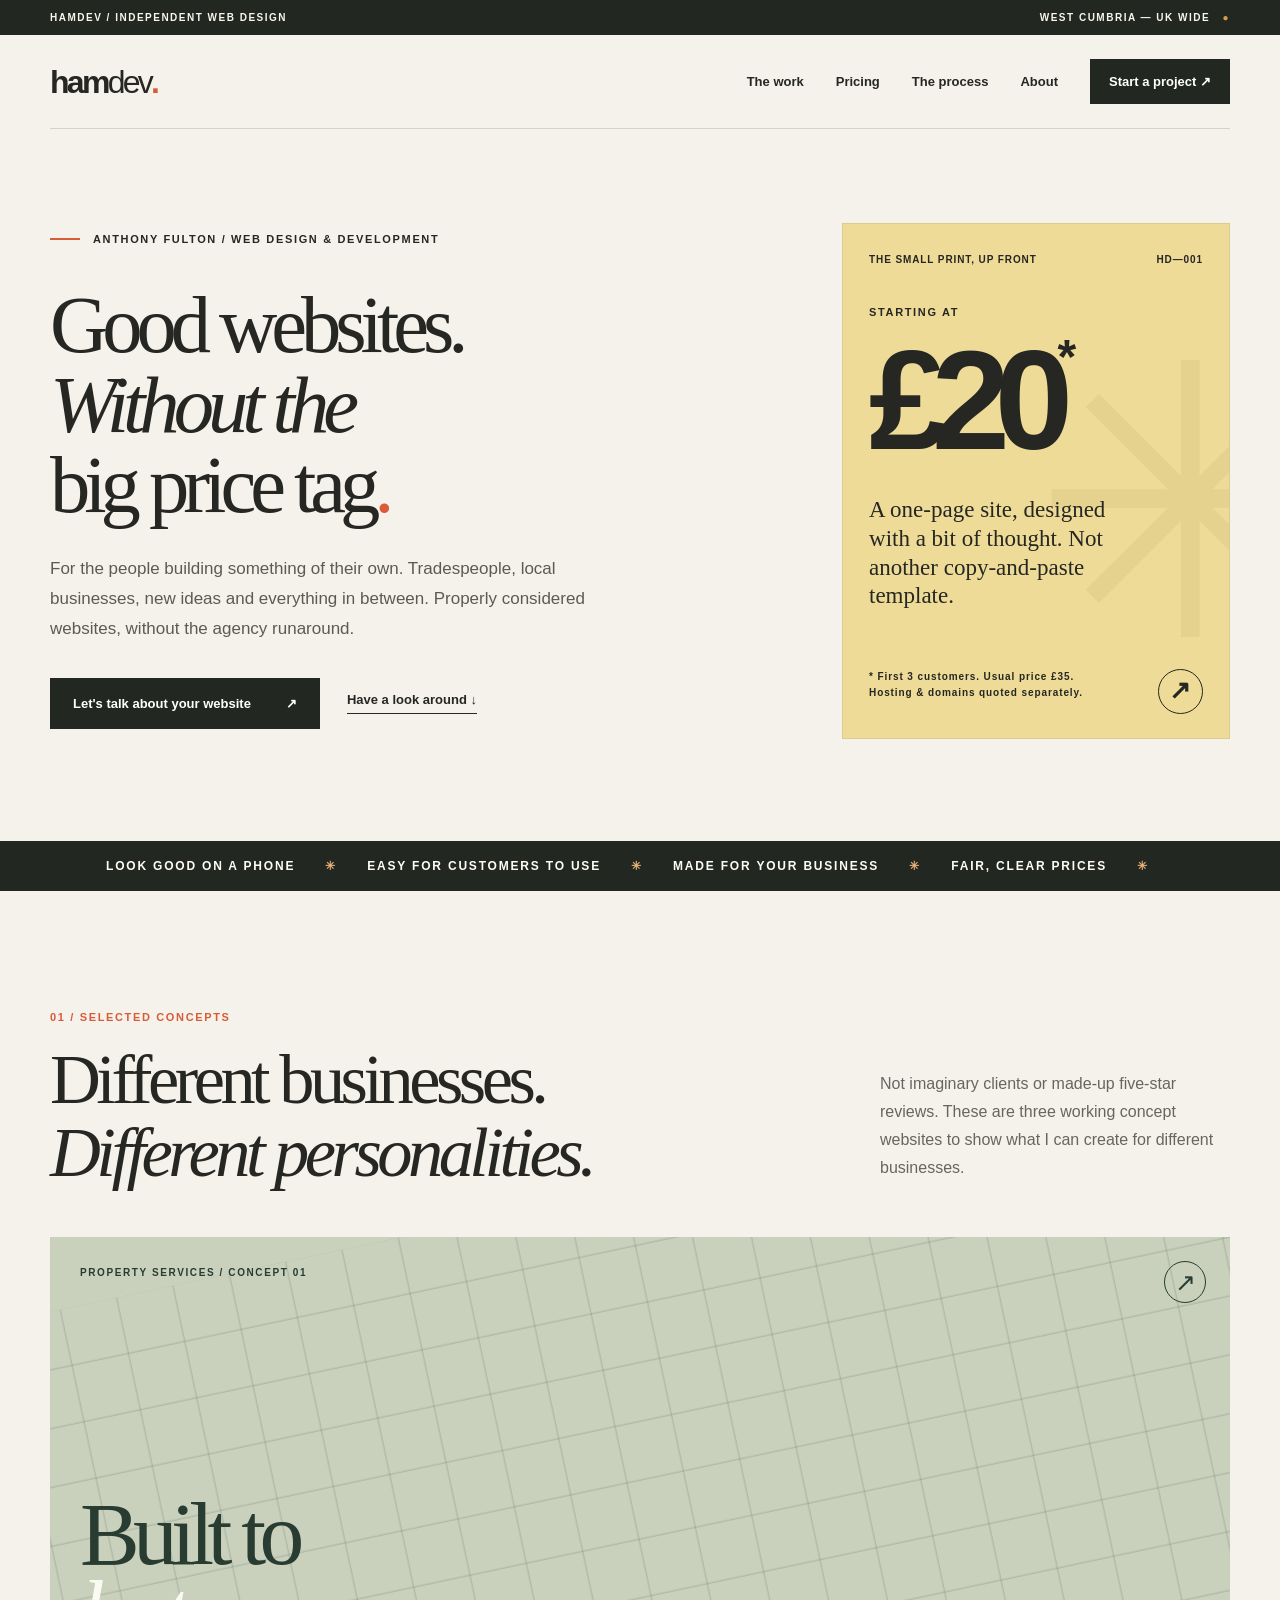
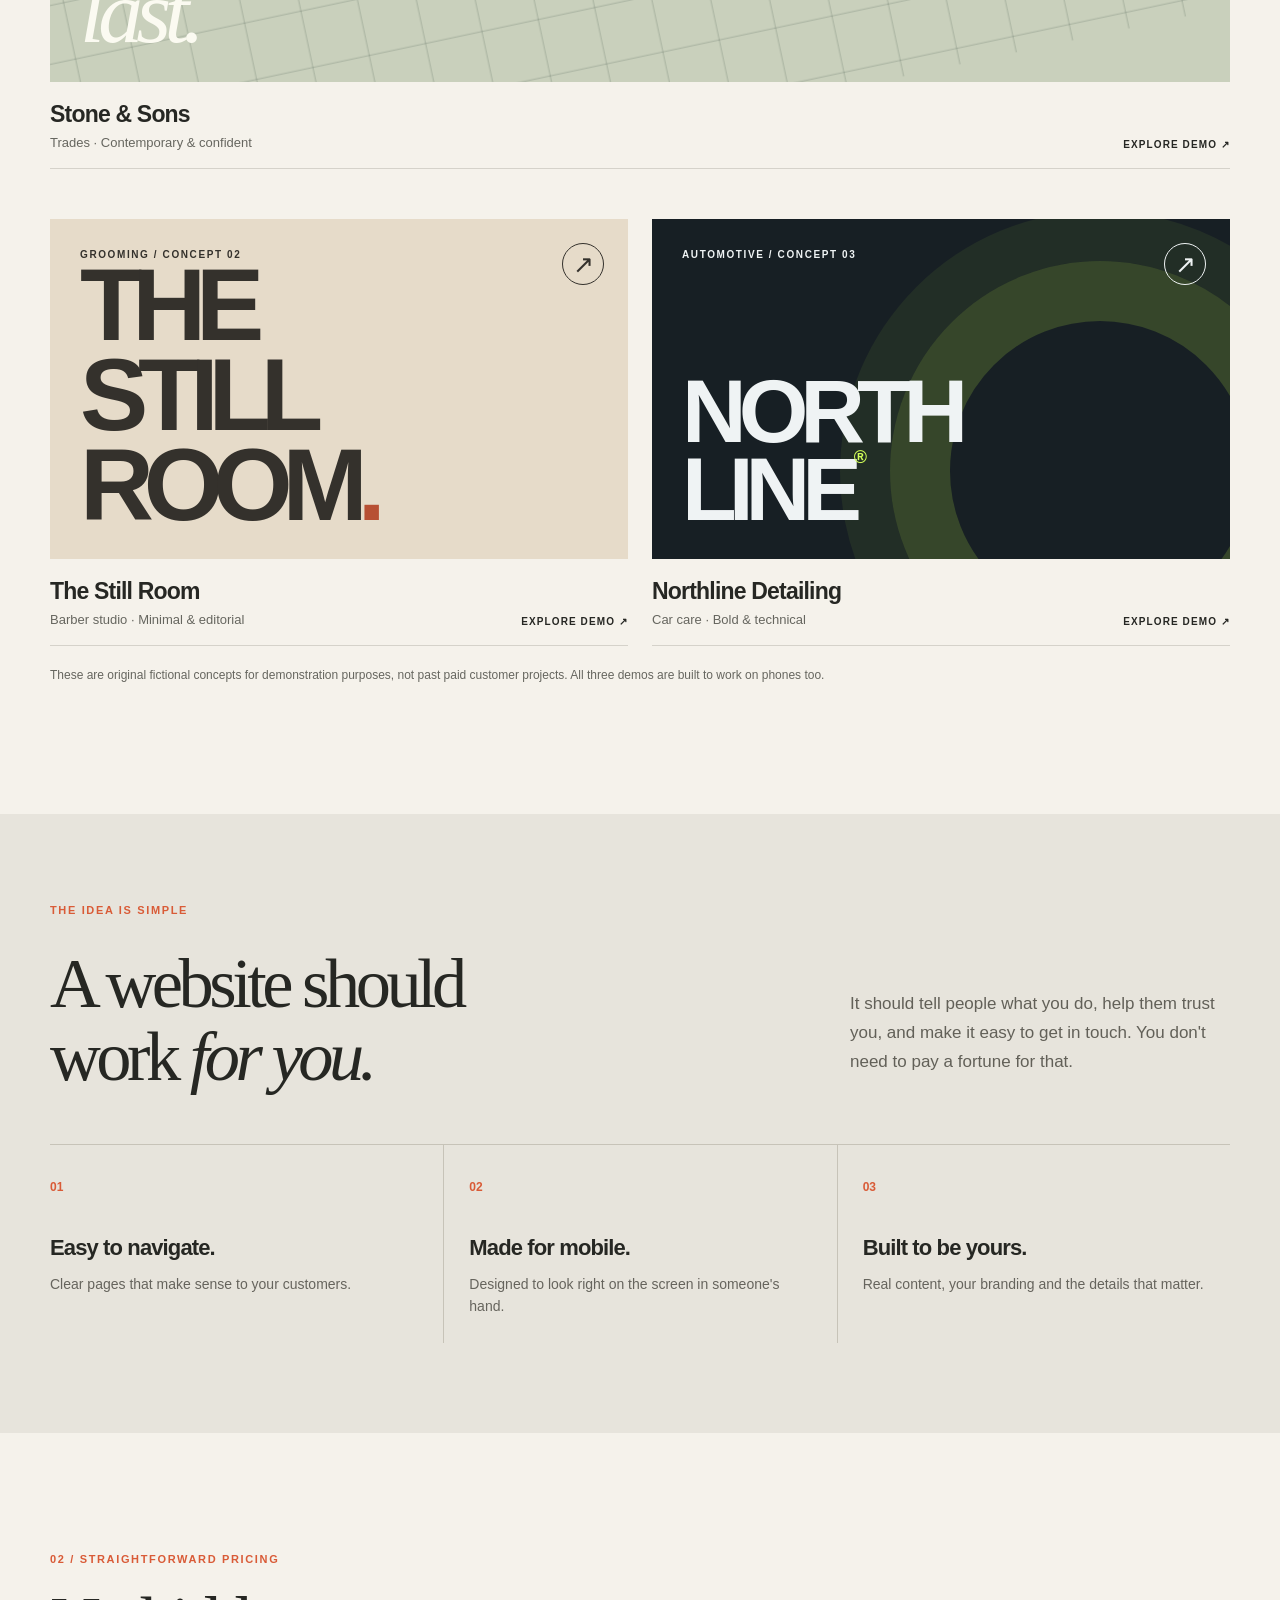
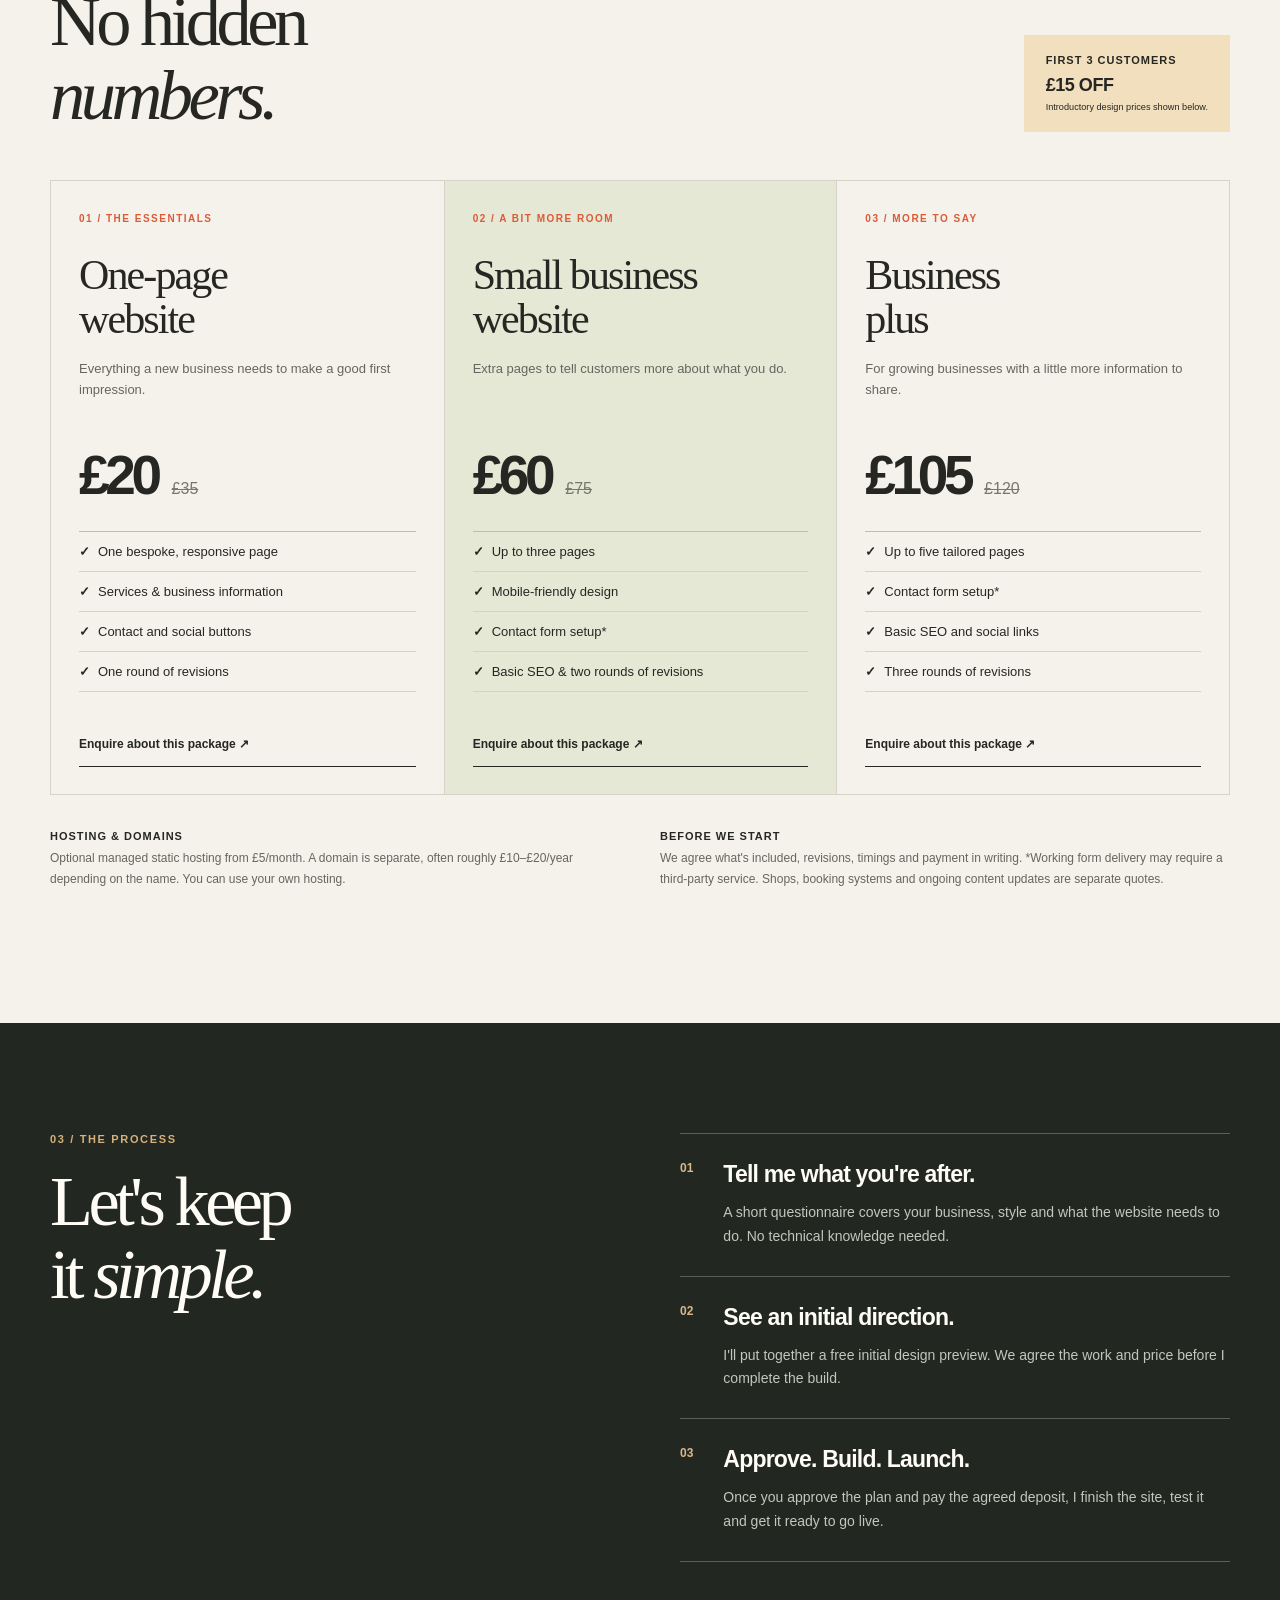
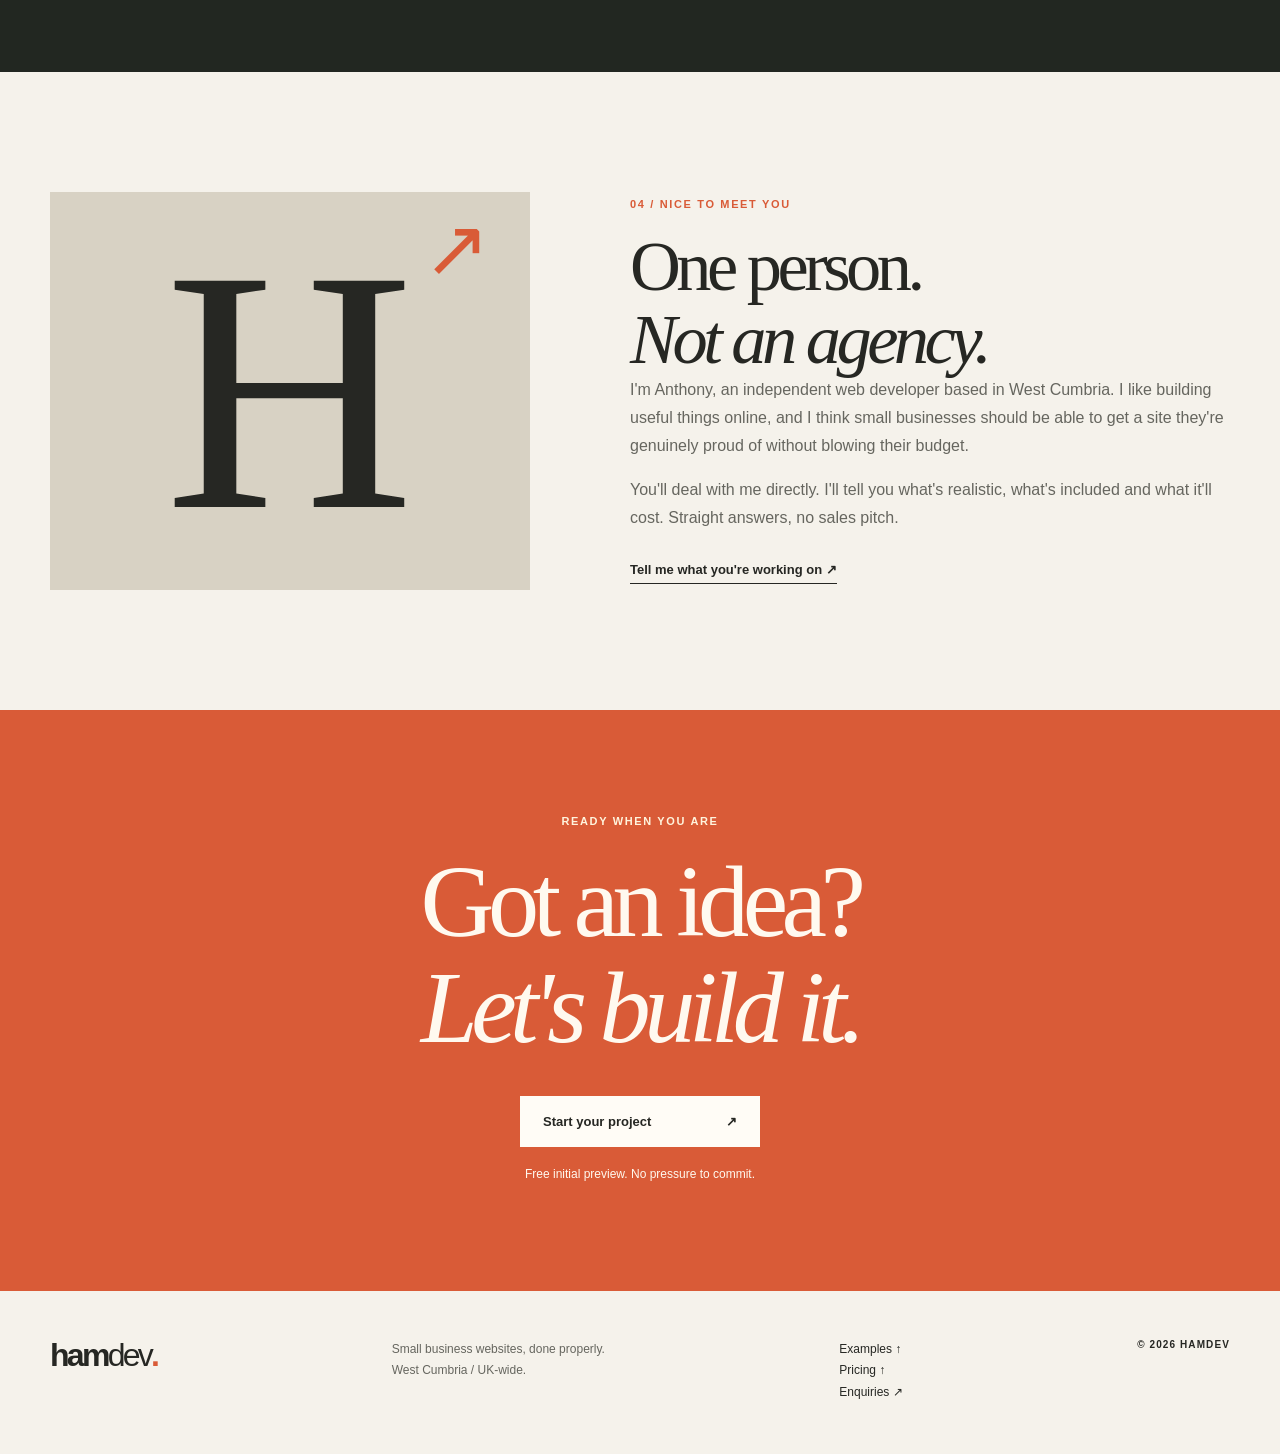
<file: index.html>
<!doctype html>
<html lang="en-GB">
<head>
<meta charset="utf-8"><meta name="viewport" content="width=device-width, initial-scale=1">
<meta name="description" content="HamDev by Anthony Fulton. Independent website design for small businesses in West Cumbria and across the UK. Introductory prices from £20.">
<meta name="theme-color" content="#f5f2eb">
<title>HamDev — Small business websites by Anthony Fulton</title>
<link rel="icon" href="assets/favicon.svg" type="image/svg+xml">
<link rel="stylesheet" href="assets/style.css">
<script src="assets/main.js" defer></script>
</head>
<body>
<div class="announcement"><span>HAMDEV / INDEPENDENT WEB DESIGN</span><span>WEST CUMBRIA — UK WIDE <b class="live-dot">●</b></span></div>
<header class="site-header wrap">
<a class="logo" href="index.html" aria-label="HamDev homepage">ham<span>dev</span><i>.</i></a>
<button class="menu-toggle" type="button" aria-expanded="false" aria-controls="primary-nav">MENU <span aria-hidden="true">☰</span></button>
<nav id="primary-nav" aria-label="Main navigation"><a href="#work">The work</a><a href="#packages">Pricing</a><a href="#how">The process</a><a href="#about">About</a><a class="nav-cta" href="brief.html">Start a project ↗</a></nav>
</header>
<main>
<section class="hero wrap">
<div class="hero-main">
<div class="kicker"><span class="kicker-line"></span> ANTHONY FULTON / WEB DESIGN & DEVELOPMENT</div>
<h1>Good websites.<br><em>Without the</em><br>big price tag<span class="fullstop">.</span></h1>
<p class="hero-sub">For the people building something of their own. Tradespeople, local businesses, new ideas and everything in between. Properly considered websites, without the agency runaround.</p>
<div class="hero-buttons"><a class="button button-primary" href="brief.html">Let's talk about your website <span>↗</span></a><a class="text-link" href="#work">Have a look around ↓</a></div>
</div>
<aside class="hero-panel">
<div class="panel-top"><span>THE SMALL PRINT, UP FRONT</span><span>HD—001</span></div>
<div class="price-feature"><span>STARTING AT</span><strong>£20<span>*</span></strong><p>A one-page site, designed with a bit of thought. Not another copy-and-paste template.</p></div>
<div class="panel-bottom"><span>* First 3 customers. Usual price £35.<br>Hosting & domains quoted separately.</span><div class="panel-symbol" aria-hidden="true">↗</div></div>
</aside>
</section>
<div class="marquee" aria-label="What matters"><div>LOOK GOOD ON A PHONE <span>✳</span> EASY FOR CUSTOMERS TO USE <span>✳</span> MADE FOR YOUR BUSINESS <span>✳</span> FAIR, CLEAR PRICES <span>✳</span></div></div>
<section class="work-section section wrap" id="work">
<div class="section-heading"><div><p class="eyebrow">01 / SELECTED CONCEPTS</p><h2>Different businesses.<br><em>Different personalities.</em></h2></div><p>Not imaginary clients or made-up five-star reviews. These are three working concept websites to show what I can create for different businesses.</p></div>
<div class="project-grid">
<a class="project project-first" href="examples/stone/index.html" target="_blank" rel="noopener"><div class="project-image stone-art"><div class="stone-grid"></div><span class="project-mini">PROPERTY SERVICES / CONCEPT 01</span><strong>Built to<br><em>last.</em></strong><span class="project-arrow">↗</span></div><div class="project-info"><div><h3>Stone & Sons</h3><p>Trades · Contemporary & confident</p></div><span>EXPLORE DEMO ↗</span></div></a>
<a class="project" href="examples/still/index.html" target="_blank" rel="noopener"><div class="project-image still-art"><span class="project-mini">GROOMING / CONCEPT 02</span><strong>THE<br>STILL<br>ROOM<span>.</span></strong><span class="project-arrow">↗</span></div><div class="project-info"><div><h3>The Still Room</h3><p>Barber studio · Minimal & editorial</p></div><span>EXPLORE DEMO ↗</span></div></a>
<a class="project" href="examples/northline/index.html" target="_blank" rel="noopener"><div class="project-image north-art"><span class="project-mini">AUTOMOTIVE / CONCEPT 03</span><div class="north-circles"></div><strong>NORTH<br>LINE<span>®</span></strong><span class="project-arrow">↗</span></div><div class="project-info"><div><h3>Northline Detailing</h3><p>Car care · Bold & technical</p></div><span>EXPLORE DEMO ↗</span></div></a>
</div>
<p class="fineprint">These are original fictional concepts for demonstration purposes, not past paid customer projects. All three demos are built to work on phones too.</p>
</section>
<section class="services-band"><div class="wrap"><p class="eyebrow">THE IDEA IS SIMPLE</p><div class="services-row"><h2>A website should<br>work <em>for you.</em></h2><p>It should tell people what you do, help them trust you, and make it easy to get in touch. You don't need to pay a fortune for that.</p></div><div class="service-tiles"><div><span>01</span><h3>Easy to navigate.</h3><p>Clear pages that make sense to your customers.</p></div><div><span>02</span><h3>Made for mobile.</h3><p>Designed to look right on the screen in someone's hand.</p></div><div><span>03</span><h3>Built to be yours.</h3><p>Real content, your branding and the details that matter.</p></div></div></div></section>
<section class="section wrap" id="packages">
<div class="section-heading"><div><p class="eyebrow">02 / STRAIGHTFORWARD PRICING</p><h2>No hidden<br><em>numbers.</em></h2></div><div class="offer-note">FIRST 3 CUSTOMERS <strong>£15 OFF</strong><small>Introductory design prices shown below.</small></div></div>
<div class="packages">
<article class="package"><div class="package-index">01 / THE ESSENTIALS</div><h3>One-page<br>website</h3><p>Everything a new business needs to make a good first impression.</p><div class="package-price"><strong>£20</strong><del>£35</del></div><ul><li>One bespoke, responsive page</li><li>Services & business information</li><li>Contact and social buttons</li><li>One round of revisions</li></ul><a href="brief.html?package=landing">Enquire about this package ↗</a></article>
<article class="package package-highlight"><div class="package-index">02 / A BIT MORE ROOM</div><h3>Small business<br>website</h3><p>Extra pages to tell customers more about what you do.</p><div class="package-price"><strong>£60</strong><del>£75</del></div><ul><li>Up to three pages</li><li>Mobile-friendly design</li><li>Contact form setup*</li><li>Basic SEO & two rounds of revisions</li></ul><a href="brief.html?package=business">Enquire about this package ↗</a></article>
<article class="package"><div class="package-index">03 / MORE TO SAY</div><h3>Business<br>plus</h3><p>For growing businesses with a little more information to share.</p><div class="package-price"><strong>£105</strong><del>£120</del></div><ul><li>Up to five tailored pages</li><li>Contact form setup*</li><li>Basic SEO and social links</li><li>Three rounds of revisions</li></ul><a href="brief.html?package=plus">Enquire about this package ↗</a></article>
</div>
<div class="pricing-details"><p><b>HOSTING & DOMAINS</b><br>Optional managed static hosting from £5/month. A domain is separate, often roughly £10–£20/year depending on the name. You can use your own hosting.</p><p><b>BEFORE WE START</b><br>We agree what's included, revisions, timings and payment in writing. *Working form delivery may require a third-party service. Shops, booking systems and ongoing content updates are separate quotes.</p></div>
</section>
<section class="how-band" id="how"><div class="wrap how-grid"><div><p class="eyebrow">03 / THE PROCESS</p><h2>Let's keep<br>it <em>simple.</em></h2></div><div class="steps"><div><span>01</span><section><h3>Tell me what you're after.</h3><p>A short questionnaire covers your business, style and what the website needs to do. No technical knowledge needed.</p></section></div><div><span>02</span><section><h3>See an initial direction.</h3><p>I'll put together a free initial design preview. We agree the work and price before I complete the build.</p></section></div><div><span>03</span><section><h3>Approve. Build. Launch.</h3><p>Once you approve the plan and pay the agreed deposit, I finish the site, test it and get it ready to go live.</p></section></div></div></div></section>
<section class="section wrap about-grid" id="about"><div class="about-mark">H<span>↗</span></div><div><p class="eyebrow">04 / NICE TO MEET YOU</p><h2>One person.<br><em>Not an agency.</em></h2><p>I'm Anthony, an independent web developer based in West Cumbria. I like building useful things online, and I think small businesses should be able to get a site they're genuinely proud of without blowing their budget.</p><p>You'll deal with me directly. I'll tell you what's realistic, what's included and what it'll cost. Straight answers, no sales pitch.</p><a class="text-link" href="brief.html">Tell me what you're working on ↗</a></div></section>
<section class="closing"><div class="wrap"><p class="eyebrow">READY WHEN YOU ARE</p><h2>Got an idea?<br><em>Let's build it.</em></h2><a class="button button-light" href="brief.html">Start your project <span>↗</span></a><p>Free initial preview. No pressure to commit.</p></div></section>
</main>
<footer class="footer wrap"><a class="logo" href="index.html">ham<span>dev</span><i>.</i></a><div>Small business websites, done properly.<br>West Cumbria / UK-wide.</div><div><a href="#work">Examples ↑</a><a href="#packages">Pricing ↑</a><a href="brief.html">Enquiries ↗</a></div><span>© <span id="year">2026</span> HAMDEV</span></footer>
</body></html>
</file>
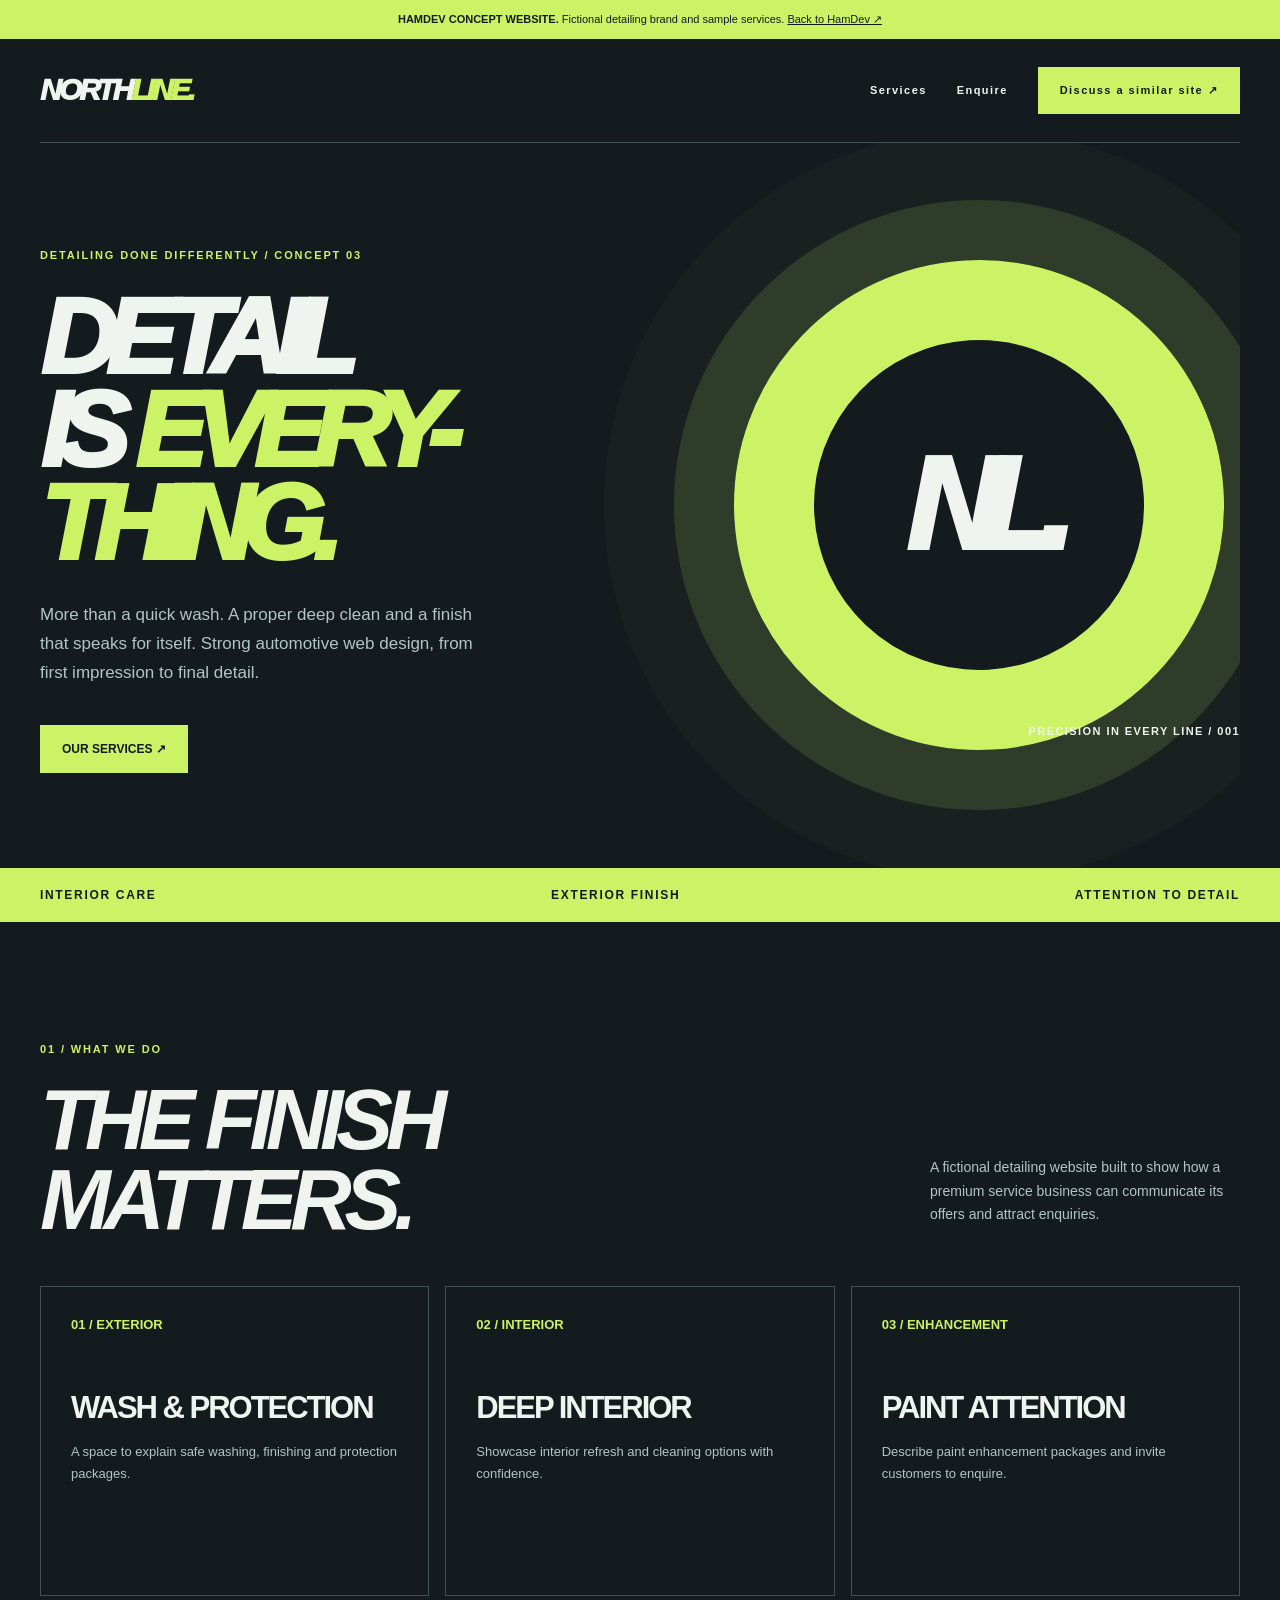
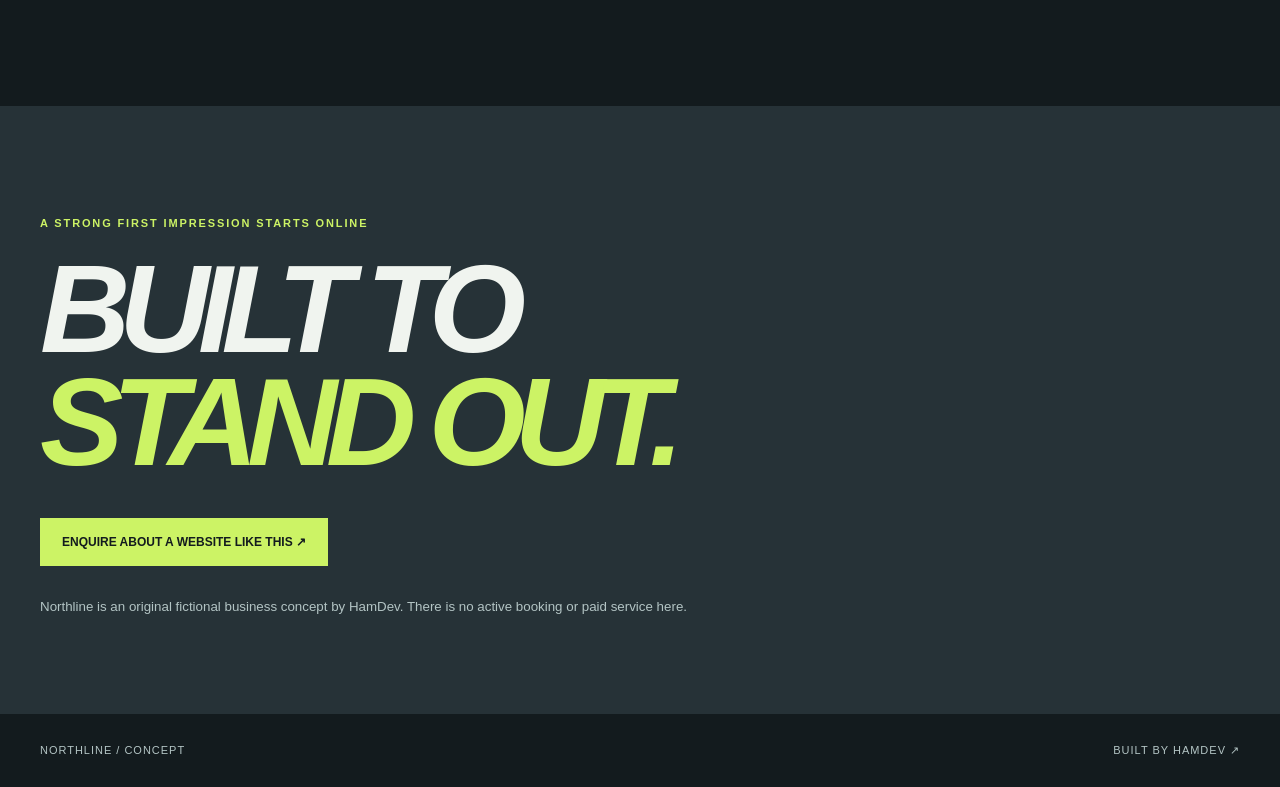
<file: examples/northline/index.html>
<!doctype html>
<html lang="en-GB"><head><meta charset="utf-8"><meta name="viewport" content="width=device-width,initial-scale=1"><title>Northline — Car Detailing | HamDev Demo</title>
<style>
:root{--bg:#131b1e;--ink:#f0f4ef;--acid:#ccf365;--line:#405053;--muted:#b3c4c4}*{box-sizing:border-box}html{scroll-behavior:smooth}body{margin:0;background:var(--bg);color:var(--ink);font-family:Arial,Helvetica,sans-serif}a{color:inherit;text-decoration:none}.demo{background:var(--acid);color:var(--bg);text-align:center;padding:11px 20px;font-size:11px;line-height:1.5}.demo a{text-decoration:underline}.wrap{width:min(1200px,calc(100% - 70px));margin:auto}nav{display:flex;justify-content:space-between;align-items:center;padding:28px 0;border-bottom:1px solid var(--line)}.logo{font-size:30px;font-style:italic;font-weight:950;letter-spacing:-.1em}.logo span{color:var(--acid)}.navlinks{display:flex;gap:30px;align-items:center;font-size:11px;letter-spacing:.13em;font-weight:800}.navlinks a:last-child,.btn{background:var(--acid);color:var(--bg);padding:17px 22px;font-weight:900}.hero{min-height:670px;position:relative;display:grid;grid-template-columns:1.1fr .9fr;gap:40px;align-items:center;overflow:hidden}.hero-copy{position:relative;z-index:2;padding:95px 0}.eyebrow{font-size:11px;font-weight:800;letter-spacing:.17em;color:var(--acid);text-transform:uppercase}.hero h1{font-size:clamp(70px,8.3vw,128px);line-height:.88;letter-spacing:-.11em;font-style:italic;margin:30px 0;font-weight:950}.hero h1 span{color:var(--acid)}.hero p:not(.eyebrow){max-width:445px;font-size:17px;line-height:1.7;color:var(--muted);margin-bottom:37px}.btn{display:inline-flex;gap:40px;justify-content:space-between;font-size:12px}.hero-art{height:540px;position:relative;display:grid;place-items:center}.ring{position:absolute;width:490px;height:490px;border:80px solid var(--acid);border-radius:50%;box-shadow:0 0 0 60px #ccf36520,0 0 0 130px #ccf36507;transform:rotate(-25deg)}.hero-art strong{z-index:1;font-size:130px;font-weight:950;font-style:italic;letter-spacing:-.16em;text-shadow:8px 8px var(--bg)}.hero-art small{position:absolute;bottom:38px;right:0;font-size:11px;font-weight:800;letter-spacing:.13em}.strap{background:var(--acid);color:var(--bg);padding:20px 0;font-size:12px;letter-spacing:.14em;font-weight:900}.strap .wrap{display:flex;justify-content:space-between;gap:20px}.section{padding:110px 0}.head{display:flex;justify-content:space-between;gap:40px;align-items:end;margin-bottom:45px}.head h2{font-size:clamp(50px,7vw,85px);letter-spacing:-.085em;line-height:.95;font-style:italic;margin:25px 0 0}.head p:last-child{max-width:310px;color:var(--muted);line-height:1.7;font-size:14px}.grid{display:grid;grid-template-columns:repeat(3,1fr);gap:16px}.item{border:1px solid var(--line);padding:30px;min-height:310px;display:flex;flex-direction:column}.item>span{color:var(--acid);font-size:13px;font-weight:bold}.item strong{margin-top:60px;font-size:31px;line-height:1;letter-spacing:-.065em;text-transform:uppercase}.item p{font-size:13px;line-height:1.7;color:var(--muted);margin-top:18px}.item:hover{border-color:var(--acid)}.closing{background:#263237;padding:100px 0}.closing h2{font-size:clamp(60px,10vw,125px);letter-spacing:-.09em;line-height:.9;font-style:italic;margin:24px 0 40px}.closing h2 span{color:var(--acid)}.closing small{display:block;margin-top:33px;color:var(--muted)}.footer{padding:30px 0;display:flex;justify-content:space-between;font-size:11px;letter-spacing:.09em;color:var(--muted)}@media(max-width:780px){.wrap{width:calc(100% - 40px)}.navlinks>a:not(:last-child){display:none}.navlinks a:last-child{padding:11px}.hero{grid-template-columns:1fr;min-height:0}.hero-copy{padding:75px 0 10px}.hero h1{font-size:clamp(67px,15vw,116px)}.hero-art{height:300px}.ring{width:260px;height:260px;border-width:42px;box-shadow:0 0 0 35px #ccf36520,0 0 0 70px #ccf36507}.hero-art strong{font-size:95px}.strap .wrap{flex-wrap:wrap;font-size:9px}.section{padding:70px 0}.head{display:block}.grid{grid-template-columns:1fr}.item{min-height:230px}.item strong{margin-top:30px}.closing{padding:80px 0}}
</style></head><body>
<div class="demo"><strong>HAMDEV CONCEPT WEBSITE.</strong> Fictional detailing brand and sample services. <a href="../../index.html#work">Back to HamDev ↗</a></div>
<div class="wrap"><nav><a href="#" class="logo">NORTH<span>LINE.</span></a><div class="navlinks"><a href="#services">Services</a><a href="#contact">Enquire</a><a href="../../brief.html">Discuss a similar site ↗</a></div></nav>
<section class="hero"><div class="hero-copy"><p class="eyebrow">DETAILING DONE DIFFERENTLY / CONCEPT 03</p><h1>DETAIL<br>IS <span>EVERY-<br>THING.</span></h1><p>More than a quick wash. A proper deep clean and a finish that speaks for itself. Strong automotive web design, from first impression to final detail.</p><a class="btn" href="#services">OUR SERVICES ↗</a></div><div class="hero-art"><div class="ring"></div><strong>NL.</strong><small>PRECISION IN EVERY LINE / 001</small></div></section></div>
<div class="strap"><div class="wrap"><span>INTERIOR CARE</span><span>EXTERIOR FINISH</span><span>ATTENTION TO DETAIL</span></div></div>
<main><section class="section wrap" id="services"><div class="head"><div><p class="eyebrow">01 / WHAT WE DO</p><h2>THE FINISH<br>MATTERS.</h2></div><p>A fictional detailing website built to show how a premium service business can communicate its offers and attract enquiries.</p></div>
<div class="grid"><article class="item"><span>01 / EXTERIOR</span><strong>Wash & protection</strong><p>A space to explain safe washing, finishing and protection packages.</p></article><article class="item"><span>02 / INTERIOR</span><strong>Deep interior</strong><p>Showcase interior refresh and cleaning options with confidence.</p></article><article class="item"><span>03 / ENHANCEMENT</span><strong>Paint attention</strong><p>Describe paint enhancement packages and invite customers to enquire.</p></article></div></section>
<section class="closing" id="contact"><div class="wrap"><p class="eyebrow">A STRONG FIRST IMPRESSION STARTS ONLINE</p><h2>BUILT TO<br><span>STAND OUT.</span></h2><a class="btn" href="../../brief.html">ENQUIRE ABOUT A WEBSITE LIKE THIS ↗</a><small>Northline is an original fictional business concept by HamDev. There is no active booking or paid service here.</small></div></section></main>
<footer class="wrap footer"><span>NORTHLINE / CONCEPT</span><a href="../../index.html">BUILT BY HAMDEV ↗</a></footer>
</body></html>
</file>
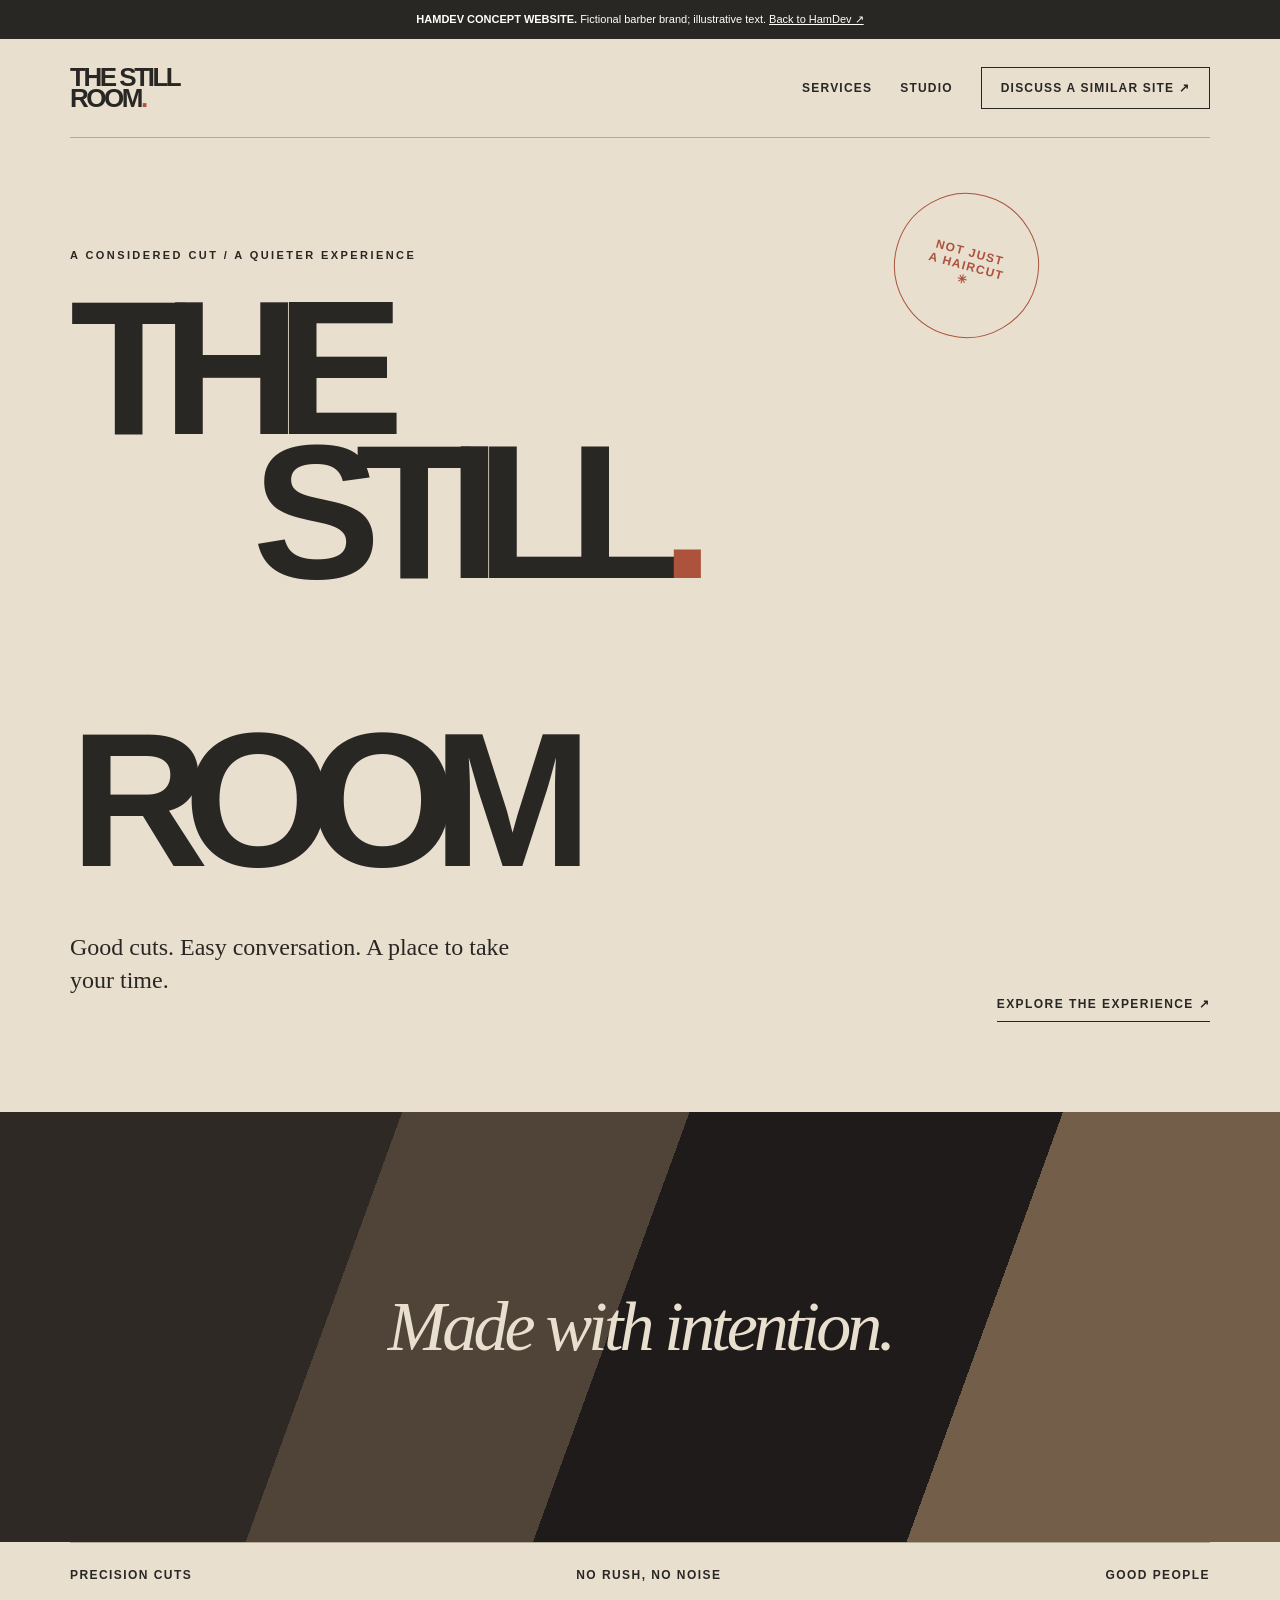
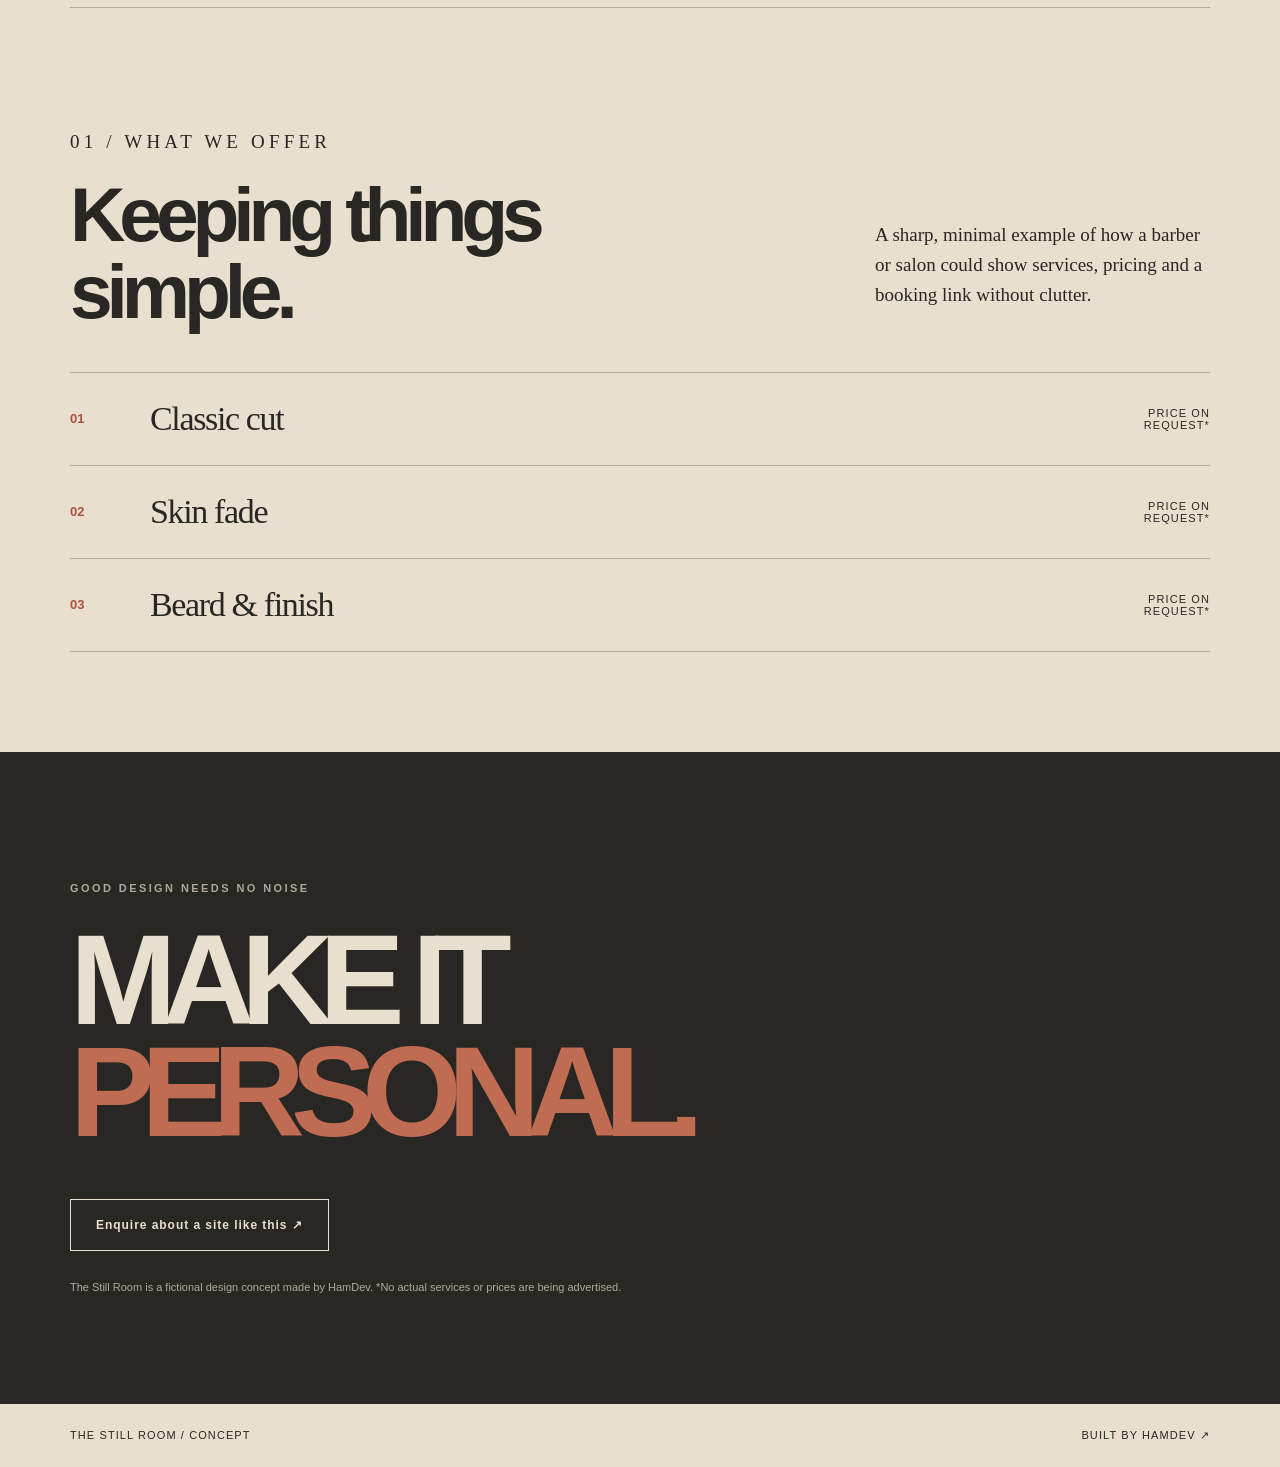
<file: examples/still/index.html>
<!doctype html>
<html lang="en-GB"><head><meta charset="utf-8"><meta name="viewport" content="width=device-width,initial-scale=1"><title>The Still Room — Barber Studio | HamDev Demo</title>
<style>
:root{--bg:#e9dfcf;--ink:#292723;--line:#b6aa98;--red:#ac523d}*{box-sizing:border-box}html{scroll-behavior:smooth}body{margin:0;background:var(--bg);font-family:Arial,Helvetica,sans-serif;color:var(--ink)}a{color:inherit;text-decoration:none}.demo{background:var(--ink);color:#fff;font-size:11px;text-align:center;padding:11px 20px;line-height:1.5}.demo a{text-decoration:underline}.wrap{width:min(1140px,calc(100% - 56px));margin:auto}nav{display:flex;align-items:center;justify-content:space-between;padding:28px 0;border-bottom:1px solid var(--line)}.logo{font-size:26px;font-weight:900;letter-spacing:-.095em;line-height:.78}.logo span{color:var(--red)}.navlinks{display:flex;align-items:center;gap:28px;font-size:12px;text-transform:uppercase;letter-spacing:.1em;font-weight:bold}.navlinks a:last-child{border:1px solid var(--ink);padding:13px 19px}.eyebrow{font-size:11px;letter-spacing:.22em;font-weight:800;text-transform:uppercase}.hero{position:relative;padding:100px 0 90px;min-height:640px}.hero h1{font-size:clamp(95px,15vw,210px);font-weight:900;line-height:.75;letter-spacing:-.13em;margin:35px 0 35px;position:relative;z-index:1}.hero h1 .word-2{display:block;margin-left:16%}.hero h1 i{font-style:normal;color:var(--red)}.hero-description{display:flex;justify-content:space-between;gap:30px;align-items:end}.hero-description p{font:normal 24px/1.4 Georgia,serif;max-width:440px}.hero-description>a{font-size:12px;font-weight:bold;letter-spacing:.12em;border-bottom:1px solid var(--ink);padding-bottom:10px}.seal{position:absolute;right:15%;top:55px;border-radius:50%;height:145px;width:145px;border:1px solid var(--red);display:grid;place-items:center;text-align:center;transform:rotate(15deg);font-size:12px;font-weight:800;letter-spacing:.11em;color:var(--red)}.visual{height:430px;background:linear-gradient(110deg,#3e3831 0 28%,#6b5c4b 28% 48%,#292523 48% 74%,#9d8065 74%);position:relative;overflow:hidden;display:flex;align-items:center;justify-content:center}.visual:after{content:'';background:#0004;position:absolute;inset:0}.visual span{position:relative;z-index:1;color:#e9dfcf;font:italic 70px Georgia,serif;letter-spacing:-.055em}.ticker{display:flex;justify-content:space-between;border-block:1px solid var(--line);padding:25px 0;font-size:12px;font-weight:800;letter-spacing:.12em}.section{padding:100px 0}.section-head{display:flex;justify-content:space-between;align-items:end;margin-bottom:42px;gap:50px}.section-head h2{font-size:clamp(47px,6vw,83px);line-height:1;letter-spacing:-.08em;margin:12px 0 0}.section-head p{font:normal 19px/1.6 Georgia,serif;max-width:335px}.service{border-top:1px solid var(--line);display:grid;grid-template-columns:60px 1fr 120px;align-items:center;gap:20px;padding:27px 0}.service:last-child{border-bottom:1px solid var(--line)}.service span{font-size:13px;color:var(--red);font-weight:bold}.service h3{font:normal 34px Georgia,serif;letter-spacing:-.04em;margin:0}.service p{font-size:11px;letter-spacing:.1em;text-align:right;margin:0}.foot{background:var(--ink);color:var(--bg);padding:100px 0}.foot h2{font-size:clamp(65px,10vw,135px);letter-spacing:-.11em;line-height:.88;margin:30px 0}.foot h2 span{color:#bf6c52}.foot a{display:inline-block;border:1px solid var(--bg);padding:18px 25px;margin-top:20px;font-size:12px;font-weight:bold;letter-spacing:.08em}.foot p{font-size:11px;opacity:.7;margin-top:30px}.bottom{padding:25px 0;display:flex;justify-content:space-between;font-size:11px;letter-spacing:.1em}@media(max-width:720px){.wrap{width:calc(100% - 36px)}.navlinks>a:not(:last-child){display:none}.navlinks a:last-child{padding:10px}.hero{min-height:0;padding:80px 0 60px}.hero h1{font-size:clamp(82px,18vw,160px)}.hero h1 .word-2{margin-left:4%}.seal{top:18px;right:0;width:90px;height:90px;font-size:8px}.hero-description{display:block}.hero-description p{font-size:20px}.visual{height:240px}.visual span{font-size:45px}.ticker{flex-wrap:wrap;gap:16px;font-size:10px}.section{padding:65px 0}.section-head{display:block}.service{grid-template-columns:30px 1fr}.service h3{font-size:26px}.service p{grid-column:2;text-align:left}.foot{padding:70px 0}}
</style></head><body>
<div class="demo"><strong>HAMDEV CONCEPT WEBSITE.</strong> Fictional barber brand; illustrative text. <a href="../../index.html#work">Back to HamDev ↗</a></div>
<div class="wrap"><nav><a href="#" class="logo">THE STILL<br>ROOM<span>.</span></a><div class="navlinks"><a href="#services">Services</a><a href="#story">Studio</a><a href="../../brief.html">Discuss a similar site ↗</a></div></nav>
<section class="hero"><p class="eyebrow">A considered cut / a quieter experience</p><div class="seal">NOT JUST<br>A HAIRCUT<br>✳</div><h1>THE<br><span class="word-2">STILL<i>.</i></span><br>ROOM</h1><div class="hero-description"><p>Good cuts. Easy conversation. A place to take your time.</p><a href="#services">EXPLORE THE EXPERIENCE ↗</a></div></section></div>
<div class="visual"><span>Made with intention.</span></div><div class="wrap ticker"><span>PRECISION CUTS</span><span>NO RUSH, NO NOISE</span><span>GOOD PEOPLE</span></div>
<main><section class="section wrap" id="services"><div class="section-head"><div><p class="eyebrow">01 / What we offer</p><h2>Keeping things<br>simple.</h2></div><p>A sharp, minimal example of how a barber or salon could show services, pricing and a booking link without clutter.</p></div>
<div class="service"><span>01</span><h3>Classic cut</h3><p>PRICE ON REQUEST*</p></div><div class="service"><span>02</span><h3>Skin fade</h3><p>PRICE ON REQUEST*</p></div><div class="service"><span>03</span><h3>Beard & finish</h3><p>PRICE ON REQUEST*</p></div></section>
<section class="foot" id="story"><div class="wrap"><p class="eyebrow">GOOD DESIGN NEEDS NO NOISE</p><h2>MAKE IT<br><span>PERSONAL.</span></h2><a href="../../brief.html">Enquire about a site like this ↗</a><p>The Still Room is a fictional design concept made by HamDev. *No actual services or prices are being advertised.</p></div></section></main><div class="wrap bottom"><span>THE STILL ROOM / CONCEPT</span><a href="../../index.html">BUILT BY HAMDEV ↗</a></div>
</body></html>
</file>
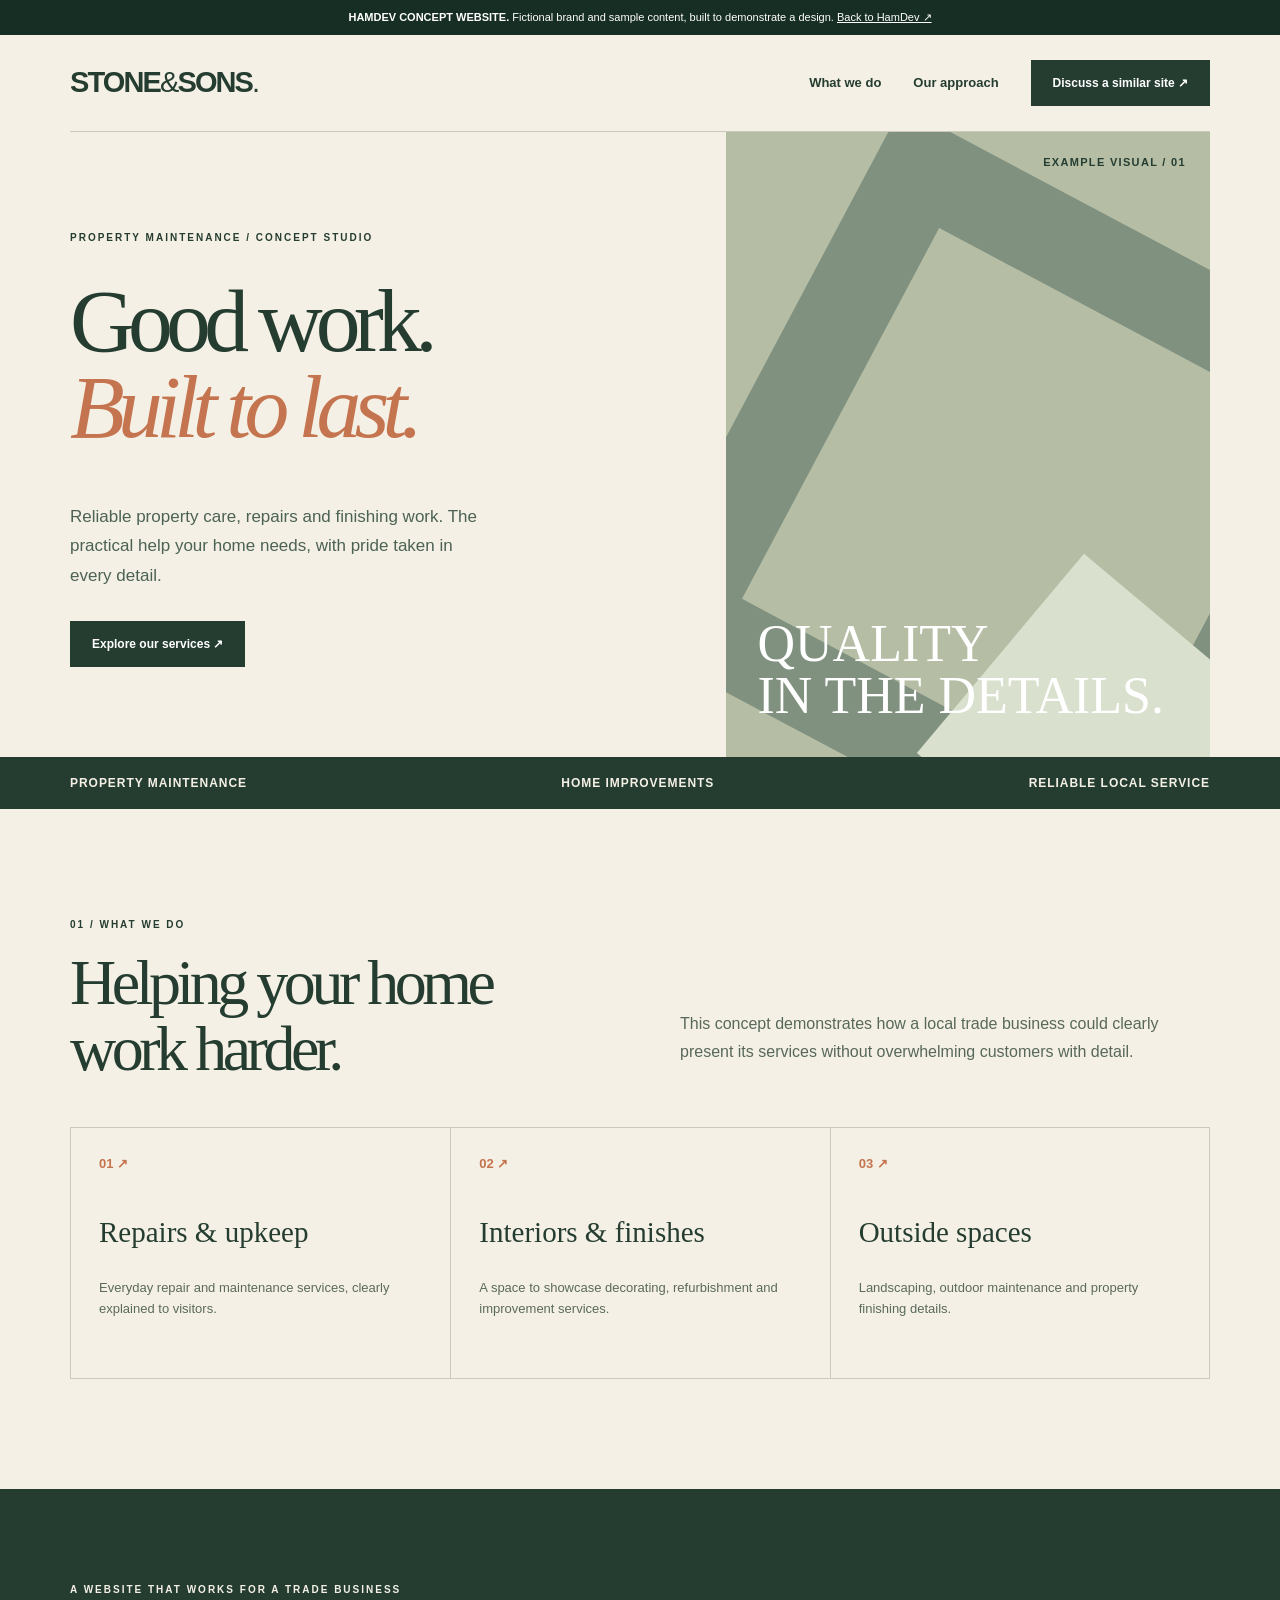
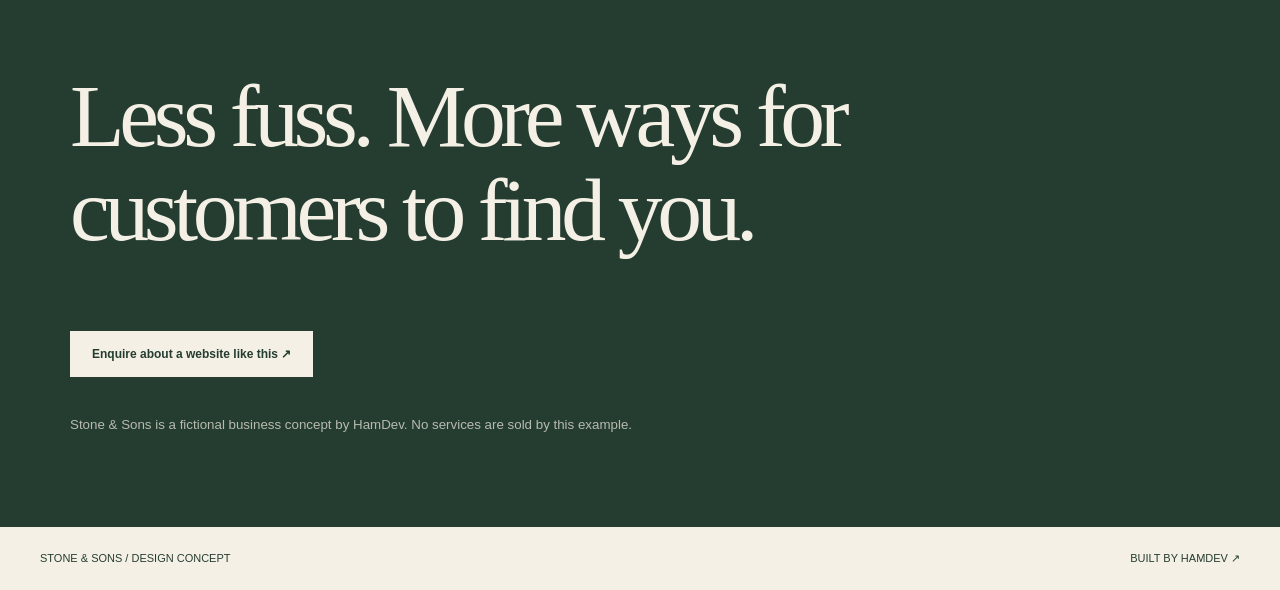
<file: examples/stone/index.html>
<!doctype html>
<html lang="en-GB"><head><meta charset="utf-8"><meta name="viewport" content="width=device-width,initial-scale=1"><title>Stone & Sons — Property Maintenance | HamDev Demo</title>
<style>
:root{--forest:#253d31;--cream:#f5f0e5;--line:#cbcbbd;--orange:#c4744e}*{box-sizing:border-box}html{scroll-behavior:smooth}body{margin:0;font-family:Arial,Helvetica,sans-serif;color:var(--forest);background:var(--cream)}a{color:inherit;text-decoration:none}.demo{background:#172e25;color:#fff;padding:9px 4vw;font-size:11px;text-align:center;line-height:1.5}.demo a{text-decoration:underline}.wrap{max-width:1200px;margin:auto;padding-inline:30px}.nav{display:flex;justify-content:space-between;align-items:center;padding-block:25px;border-bottom:1px solid var(--line)}.brand{font-size:29px;font-weight:900;letter-spacing:-.065em;line-height:.85}.brand span{font-weight:300}.navlinks{display:flex;gap:32px;align-items:center;font-size:13px;font-weight:bold}.btn{display:inline-flex;padding:16px 22px;background:var(--forest);color:white;gap:35px;justify-content:space-between;font-size:12px;font-weight:800}.btn:hover{background:#42644f}.navlinks .btn{color:white}.hero{display:grid;grid-template-columns:1.15fr .85fr;min-height:600px}.copy{padding:100px 45px 90px 0;display:flex;flex-direction:column;align-items:start}.eyebrow{font-weight:800;letter-spacing:.2em;font-size:10px;text-transform:uppercase;margin:0}.copy h1{font:normal clamp(65px,7vw,105px)/.96 Georgia,'Times New Roman',serif;letter-spacing:-.075em;margin:35px 0}.copy h1 em{font-weight:normal;color:var(--orange)}.copy p:not(.eyebrow){font-size:17px;line-height:1.75;color:#4b6255;max-width:420px;margin-bottom:30px}.visual{background:#b5bea5;position:relative;overflow:hidden;min-height:540px}.visual:before{content:'';position:absolute;width:420px;height:420px;border:90px solid #819180;transform:rotate(28deg);top:80px;left:0}.visual:after{content:'';position:absolute;background:#dae0ce;width:260px;height:260px;transform:rotate(40deg);bottom:-110px;right:-20px}.visual span{position:absolute;top:24px;right:24px;z-index:1;font-size:11px;font-weight:800;letter-spacing:.12em}.visual strong{position:absolute;z-index:1;left:32px;bottom:35px;color:#fff;font:normal 52px Georgia,serif;line-height:1}.bar{background:var(--forest);color:var(--cream);padding:19px 0}.bar .wrap{display:flex;justify-content:space-between;gap:20px;font-size:12px;font-weight:bold;letter-spacing:.08em}.section{padding-block:110px}.head{display:grid;grid-template-columns:1fr 1fr;gap:80px;margin-bottom:45px}.head h2{font:normal clamp(48px,5vw,75px)/1.03 Georgia,serif;letter-spacing:-.07em;margin:20px 0 0}.head p:last-child{font-size:16px;line-height:1.75;color:#57685a;align-self:end}.services{display:grid;grid-template-columns:repeat(3,1fr);border:1px solid var(--line)}.services article{padding:28px;min-height:250px;display:flex;flex-direction:column}.services article+article{border-left:1px solid var(--line)}.services span{color:var(--orange);font-size:13px;font-weight:bold}.services h3{font:normal 29px Georgia,serif;margin:45px 0 15px}.services p{font-size:13px;color:#5a6a5c;line-height:1.65}.foot{background:var(--forest);color:var(--cream);padding-block:95px}.foot h2{font:normal clamp(54px,7vw,95px)/1.05 Georgia,serif;letter-spacing:-.06em;max-width:800px}.foot .btn{background:var(--cream);color:var(--forest)}.foot small{display:block;margin-top:40px;opacity:.7}.bottom{padding:25px 0;display:flex;justify-content:space-between;font-size:11px;gap:20px}@media(max-width:760px){.wrap{padding-inline:20px}.navlinks>a:not(.btn){display:none}.navlinks .btn{padding:12px}.hero{grid-template-columns:1fr}.copy{padding:65px 0}.copy h1{font-size:74px}.visual{min-height:350px}.bar .wrap{flex-wrap:wrap;justify-content:center}.head{grid-template-columns:1fr;gap:0}.services{grid-template-columns:1fr}.services article+article{border-left:0;border-top:1px solid var(--line)}.section{padding-block:70px}}
</style></head><body>
<div class="demo"><strong>HAMDEV CONCEPT WEBSITE.</strong> Fictional brand and sample content, built to demonstrate a design. <a href="../../index.html#work">Back to HamDev ↗</a></div>
<div class="wrap"><nav class="nav"><a class="brand" href="#">STONE<span>&</span>SONS<span>.</span></a><div class="navlinks"><a href="#services">What we do</a><a href="#about">Our approach</a><a class="btn" href="../../brief.html">Discuss a similar site ↗</a></div></nav>
<section class="hero"><div class="copy"><p class="eyebrow">Property maintenance / concept studio</p><h1>Good work.<br><em>Built to last.</em></h1><p>Reliable property care, repairs and finishing work. The practical help your home needs, with pride taken in every detail.</p><a class="btn" href="#services">Explore our services ↗</a></div><div class="visual" aria-label="Abstract architectural design"><span>EXAMPLE VISUAL / 01</span><strong>QUALITY<br>IN THE DETAILS.</strong></div></section></div>
<div class="bar"><div class="wrap"><span>PROPERTY MAINTENANCE</span><span>HOME IMPROVEMENTS</span><span>RELIABLE LOCAL SERVICE</span></div></div>
<main><section class="section wrap" id="services"><div class="head"><div><p class="eyebrow">01 / What we do</p><h2>Helping your home<br>work harder.</h2></div><p>This concept demonstrates how a local trade business could clearly present its services without overwhelming customers with detail.</p></div><div class="services"><article><span>01 ↗</span><h3>Repairs & upkeep</h3><p>Everyday repair and maintenance services, clearly explained to visitors.</p></article><article><span>02 ↗</span><h3>Interiors & finishes</h3><p>A space to showcase decorating, refurbishment and improvement services.</p></article><article><span>03 ↗</span><h3>Outside spaces</h3><p>Landscaping, outdoor maintenance and property finishing details.</p></article></div></section>
<section class="foot" id="about"><div class="wrap"><p class="eyebrow">A WEBSITE THAT WORKS FOR A TRADE BUSINESS</p><h2>Less fuss. More ways for customers to find you.</h2><a class="btn" href="../../brief.html">Enquire about a website like this ↗</a><small>Stone & Sons is a fictional business concept by HamDev. No services are sold by this example.</small></div></section></main><div class="wrap bottom"><span>STONE & SONS / DESIGN CONCEPT</span><a href="../../index.html">BUILT BY HAMDEV ↗</a></div>
</body></html>
</file>
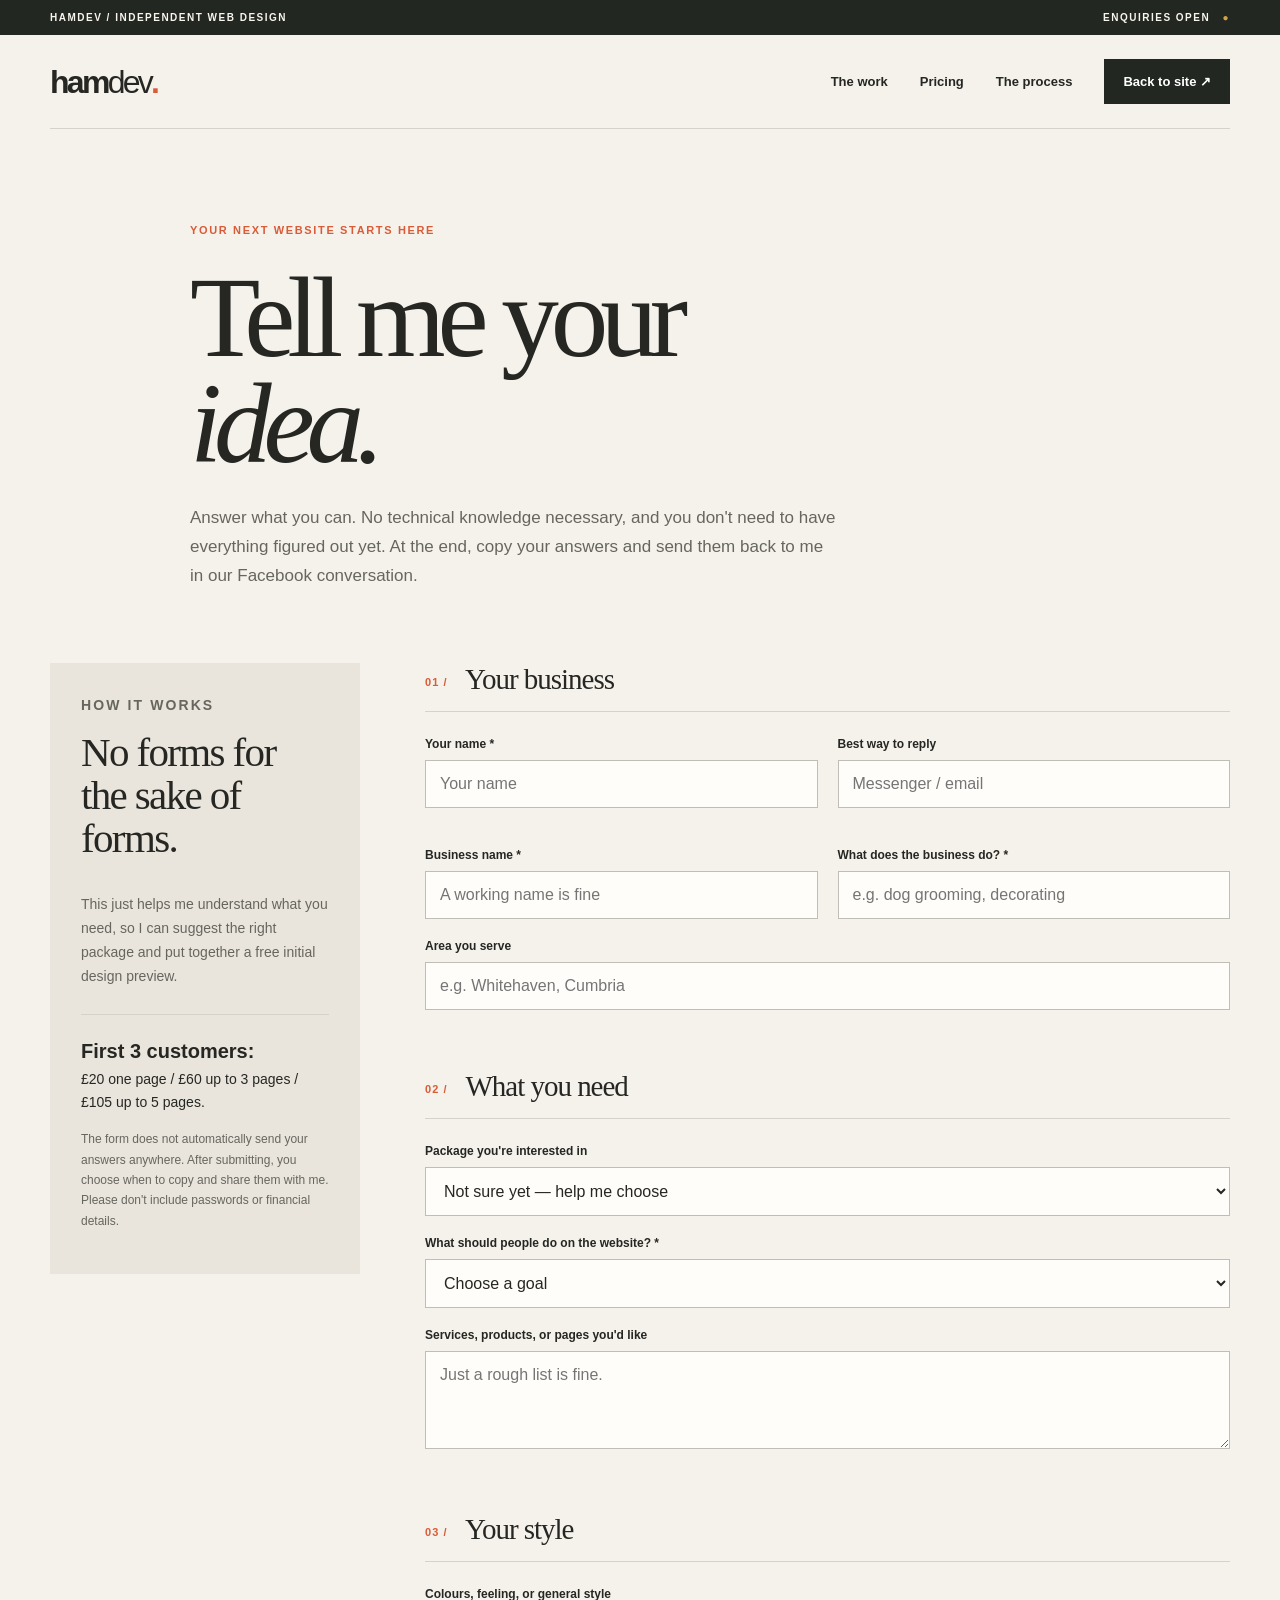
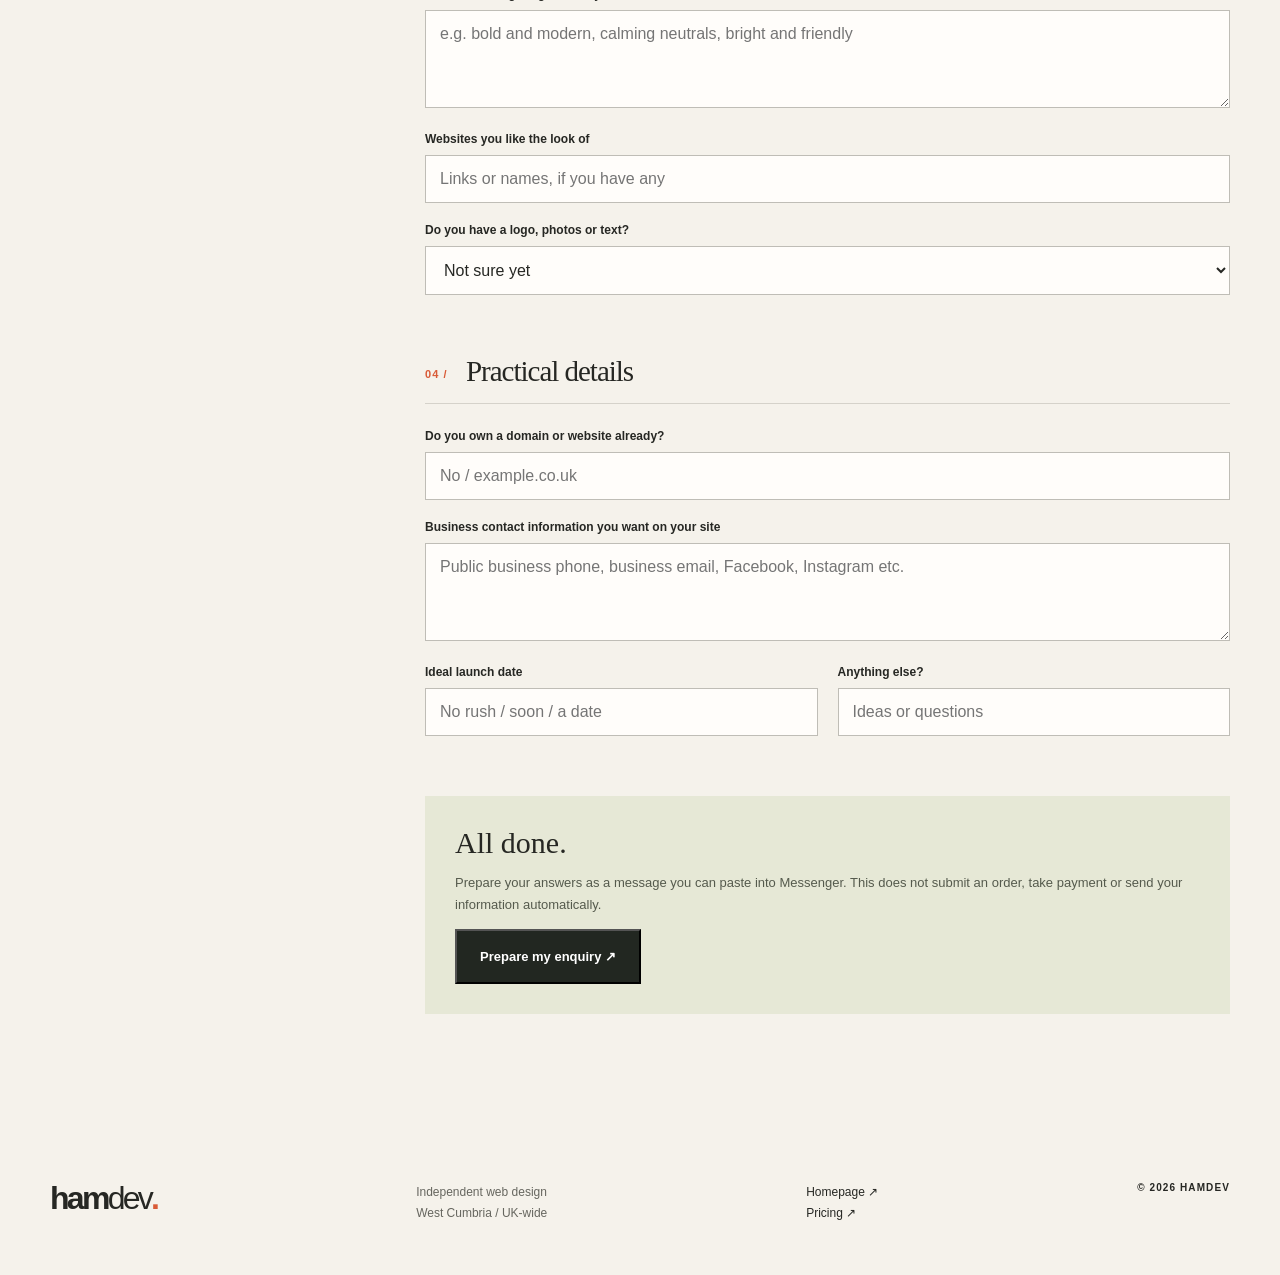
<file: brief.html>
<!doctype html><html lang="en-GB"><head><meta charset="utf-8"><meta name="viewport" content="width=device-width,initial-scale=1"><meta name="description" content="Tell HamDev about your small business website idea. Quick customer questionnaire, no obligation."><title>Start a project — HamDev</title><link rel="icon" href="assets/favicon.svg" type="image/svg+xml"><link rel="stylesheet" href="assets/style.css"><script src="assets/main.js" defer></script></head><body>
<div class="announcement"><span>HAMDEV / INDEPENDENT WEB DESIGN</span><span>ENQUIRIES OPEN <b class="live-dot">●</b></span></div><header class="site-header wrap"><a class="logo" href="index.html">ham<span>dev</span><i>.</i></a><button class="menu-toggle" type="button" aria-expanded="false" aria-controls="primary-nav">MENU ☰</button><nav id="primary-nav"><a href="index.html#work">The work</a><a href="index.html#packages">Pricing</a><a href="index.html#how">The process</a><a class="nav-cta" href="index.html">Back to site ↗</a></nav></header>
<main><section class="brief-intro wrap"><p class="eyebrow">YOUR NEXT WEBSITE STARTS HERE</p><h1>Tell me your<br><em>idea.</em></h1><p>Answer what you can. No technical knowledge necessary, and you don't need to have everything figured out yet. At the end, copy your answers and send them back to me in our Facebook conversation.</p></section>
<div class="brief-layout wrap"><aside class="brief-sidebar"><p class="eyebrow">HOW IT WORKS</p><h2>No forms for the sake of forms.</h2><p>This just helps me understand what you need, so I can suggest the right package and put together a free initial design preview.</p><p class="aside-offer"><strong>First 3 customers:</strong><br>£20 one page / £60 up to 3 pages / £105 up to 5 pages.</p><p class="privacy">The form does not automatically send your answers anywhere. After submitting, you choose when to copy and share them with me. Please don't include passwords or financial details.</p></aside>
<form class="brief-form" id="client-brief">
<fieldset><legend><span>01 /</span> Your business</legend><div class="form-grid"><div class="field"><label for="name">Your name *</label><input id="name" name="name" required autocomplete="name" placeholder="Your name"></div><div class="field"><label for="reply">Best way to reply</label><input id="reply" name="reply" placeholder="Messenger / email"></div><div class="field"><label for="business">Business name *</label><input id="business" name="business" required placeholder="A working name is fine"></div><div class="field"><label for="type">What does the business do? *</label><input id="type" name="type" required placeholder="e.g. dog grooming, decorating"></div></div><div class="field"><label for="location">Area you serve</label><input id="location" name="location" placeholder="e.g. Whitehaven, Cumbria"></div></fieldset>
<fieldset><legend><span>02 /</span> What you need</legend><div class="field"><label for="package">Package you're interested in</label><select id="package" name="package"><option value="unsure">Not sure yet — help me choose</option><option value="landing">One-page — £20 introductory</option><option value="business">Small business — £60 introductory</option><option value="plus">Business Plus — £105 introductory</option></select></div><div class="field"><label for="goal">What should people do on the website? *</label><select id="goal" name="goal" required><option value="">Choose a goal</option><option>Call or request a quote</option><option>Send an enquiry</option><option>Explore services or a price list</option><option>Request an appointment</option><option>See examples of my work</option><option>Something else / not sure</option></select></div><div class="field"><label for="services">Services, products, or pages you'd like</label><textarea id="services" name="services" placeholder="Just a rough list is fine."></textarea></div></fieldset>
<fieldset><legend><span>03 /</span> Your style</legend><div class="field"><label for="style">Colours, feeling, or general style</label><textarea id="style" name="style" placeholder="e.g. bold and modern, calming neutrals, bright and friendly"></textarea></div><div class="field"><label for="inspiration">Websites you like the look of</label><input id="inspiration" name="inspiration" placeholder="Links or names, if you have any"></div><div class="field"><label for="assets">Do you have a logo, photos or text?</label><select id="assets" name="assets"><option>Not sure yet</option><option>Yes, all ready</option><option>Some of it</option><option>No, I'll need help</option></select></div></fieldset>
<fieldset><legend><span>04 /</span> Practical details</legend><div class="field"><label for="domain">Do you own a domain or website already?</label><input id="domain" name="domain" placeholder="No / example.co.uk"></div><div class="field"><label for="publiccontact">Business contact information you want on your site</label><textarea id="publiccontact" name="publiccontact" placeholder="Public business phone, business email, Facebook, Instagram etc."></textarea></div><div class="form-grid"><div class="field"><label for="deadline">Ideal launch date</label><input id="deadline" name="deadline" placeholder="No rush / soon / a date"></div><div class="field"><label for="notes">Anything else?</label><input id="notes" name="notes" placeholder="Ideas or questions"></div></div></fieldset>
<div class="form-actions"><h3>All done.</h3><p>Prepare your answers as a message you can paste into Messenger. This does not submit an order, take payment or send your information automatically.</p><button class="button button-primary" type="submit">Prepare my enquiry ↗</button>
<div class="form-result" id="brief-result" aria-live="polite"><h3>Your enquiry is ready.</h3><p>Copy this message into our Facebook conversation and I'll get back to you.</p><textarea id="brief-output" readonly aria-label="Completed customer enquiry"></textarea><div class="result-buttons"><button type="button" id="copy-brief">Copy message</button><button type="button" id="save-brief">Save as text file</button></div></div></div>
</form></div></main><footer class="footer wrap"><a href="index.html" class="logo">ham<span>dev</span><i>.</i></a><div>Independent web design<br>West Cumbria / UK-wide</div><div><a href="index.html">Homepage ↗</a><a href="index.html#packages">Pricing ↗</a></div><span>© <span id="year">2026</span> HAMDEV</span></footer></body></html>
</file>
<file: assets/style.css>
:root{--cream:#f5f2eb;--paper:#fffcf6;--ink:#262723;--muted:#66665f;--line:#d5d2ca;--orange:#d95b37;--dark:#222721;--yellow:#eedb97;--display:Georgia,'Times New Roman',serif;--sans:Arial,Helvetica,sans-serif}*{box-sizing:border-box}html{scroll-behavior:smooth}body{margin:0;background:var(--cream);color:var(--ink);font-family:var(--sans);-webkit-font-smoothing:antialiased}a{color:inherit;text-decoration:none}button,input,select,textarea{font:inherit}button{cursor:pointer}img{max-width:100%;display:block}.wrap{width:min(1180px,calc(100% - 72px));margin-inline:auto}.announcement{background:var(--dark);color:#f8f5ed;display:flex;justify-content:space-between;gap:20px;padding:12px max(36px,calc((100vw - 1180px)/2));font-size:10px;letter-spacing:.15em;font-weight:700}.live-dot{color:#d5a146;margin-left:8px}.site-header{display:flex;justify-content:space-between;align-items:center;min-height:94px;gap:24px;border-bottom:1px solid var(--line)}.logo{font-size:32px;letter-spacing:-.085em;font-weight:900;line-height:1}.logo span{font-weight:400}.logo i{font-style:normal;color:var(--orange)}.site-header nav{display:flex;align-items:center;gap:32px;font-size:13px;font-weight:700}.site-header nav>a:hover,.text-link:hover{color:var(--orange)}.site-header .nav-cta{padding:15px 19px;color:white;background:var(--dark)}.site-header .nav-cta:hover{color:#fff;background:var(--orange)}.menu-toggle{display:none}.hero{display:grid;grid-template-columns:1.63fr .85fr;gap:48px;align-items:stretch;padding-block:94px 102px}.hero-main{padding-block:10px}.kicker,.eyebrow{font-size:11px;font-weight:800;letter-spacing:.15em}.kicker{display:flex;align-items:center;gap:13px}.kicker-line{width:30px;height:2px;background:var(--orange)}h1,h2,h3,p{margin-top:0}.hero h1{font-family:var(--display);font-size:clamp(58px,6.3vw,100px);font-weight:400;letter-spacing:-.075em;line-height:.99;margin:40px 0 30px}.hero h1 em,h2 em{font-weight:400}.fullstop{color:var(--orange)}.hero-sub{max-width:560px;font-size:17px;line-height:1.75;color:#5c5b53}.hero-buttons{display:flex;gap:27px;align-items:center;margin-top:34px;flex-wrap:wrap}.button{display:inline-flex;gap:35px;align-items:center;justify-content:space-between;padding:18px 23px;font-size:13px;font-weight:750}.button-primary{background:var(--dark);color:white}.button-primary:hover{background:var(--orange)}.button-light{background:var(--paper);color:var(--ink)}.text-link{font-size:13px;font-weight:700;border-bottom:1px solid currentColor;padding-bottom:6px}.hero-panel{background:var(--yellow);border:1px solid #dfca8e;padding:28px 26px 24px;display:flex;flex-direction:column;justify-content:space-between;min-height:475px;position:relative;overflow:hidden}.hero-panel:after{content:'✳';font-size:380px;color:rgba(114,90,49,.07);position:absolute;right:-120px;top:60px;pointer-events:none}.panel-top,.panel-bottom{display:flex;justify-content:space-between;gap:20px;align-items:start;font-size:10px;font-weight:800;letter-spacing:.09em;line-height:1.6}.price-feature{position:relative;z-index:1}.price-feature>span{font-size:11px;letter-spacing:.15em;font-weight:800}.price-feature strong{display:block;font-size:clamp(90px,11vw,165px);letter-spacing:-.11em;line-height:.95;margin:14px 0 28px}.price-feature strong span{font-size:48px;vertical-align:top;letter-spacing:0}.price-feature p{max-width:240px;font-family:var(--display);font-size:23px;line-height:1.25}.panel-symbol{border:1px solid var(--ink);border-radius:50%;width:45px;height:45px;display:grid;place-items:center;font-size:26px;flex-shrink:0}.marquee{overflow:hidden;border-block:1px solid var(--dark);background:var(--dark);color:var(--paper)}.marquee>div{width:max-content;margin:auto;padding:17px;font-size:12px;font-weight:800;letter-spacing:.15em}.marquee span{color:#e3ae78;margin-inline:25px}.section{padding-block:120px}.section-heading{display:flex;gap:55px;justify-content:space-between;align-items:end;margin-bottom:48px}.section-heading h2,.services-row h2,.how-grid h2,.about-grid h2,.closing h2{font-family:var(--display);font-size:clamp(48px,5.5vw,78px);font-weight:400;letter-spacing:-.064em;line-height:1.04;margin:20px 0 0}.section-heading>p{max-width:350px;color:var(--muted);line-height:1.75;margin:0 0 7px}.eyebrow{color:var(--orange)}.project-grid{display:grid;grid-template-columns:repeat(2,minmax(0,1fr));gap:50px 24px}.project-first{grid-column:1 / -1}.project-image{height:340px;position:relative;overflow:hidden;padding:30px;display:flex;flex-direction:column;justify-content:space-between}.project-first .project-image{height:445px}.project-mini{font-size:10px;letter-spacing:.16em;font-weight:800;position:relative;z-index:1}.project-image>strong{font-family:var(--display);font-size:clamp(62px,7vw,116px);line-height:.88;letter-spacing:-.075em;position:relative;z-index:1;font-weight:400}.project-arrow{position:absolute;right:24px;top:24px;border:1px solid currentColor;border-radius:100%;width:42px;height:42px;display:grid;place-items:center;font-size:25px}.stone-art{background:#c9d0bc;color:#283c31}.stone-grid{position:absolute;inset:0;background:linear-gradient(90deg,transparent 97%,#293f3326 98%),linear-gradient(transparent 97%,#293f3326 98%);background-size:48px 48px;transform:rotate(-12deg) scale(1.2)}.stone-art strong em{color:#fbfaf1}.still-art{background:#e6dbc9;color:#34312c}.still-art strong{font-family:Arial,Helvetica,sans-serif!important;font-size:clamp(65px,8vw,104px)!important;font-weight:900!important;letter-spacing:-.1em!important}.still-art strong span{color:#b75034}.north-art{background:#171f24;color:#eff3f4}.north-art strong{font-family:Arial,Helvetica,sans-serif!important;font-size:clamp(60px,7vw,98px)!important;font-weight:900!important;letter-spacing:-.09em!important}.north-art strong span{font-size:18px;vertical-align:top;color:#d2ff58}.north-circles{position:absolute;width:420px;height:420px;border:60px solid #bbec4730;border-radius:100%;top:42px;right:-80px;box-shadow:0 0 0 50px #bbec4712}.project-info{display:flex;justify-content:space-between;align-items:end;border-bottom:1px solid var(--line);padding:19px 0 18px;gap:20px}.project-info h3{font-size:23px;letter-spacing:-.035em;margin:0 0 7px}.project-info p{color:var(--muted);margin:0;font-size:13px}.project-info>span{font-size:10px;letter-spacing:.11em;font-weight:800;white-space:nowrap}.project:hover .project-image{filter:saturate(1.2)}.fineprint{font-size:12px;color:var(--muted);margin-top:22px}.services-band{background:#e7e4dc;padding:90px 0}.services-row{display:flex;justify-content:space-between;gap:40px;align-items:end}.services-row>p{font-size:17px;line-height:1.7;max-width:380px;color:#626058}.service-tiles{display:grid;grid-template-columns:repeat(3,minmax(0,1fr));border-top:1px solid #c7c3b8;margin-top:50px}.service-tiles>div{padding:32px 25px 12px 0}.service-tiles>div+div{border-left:1px solid #c7c3b8;padding-left:25px}.service-tiles span,.steps span{font-size:12px;font-weight:800;color:var(--orange)}.service-tiles h3{font-size:22px;letter-spacing:-.04em;margin:40px 0 12px}.service-tiles p{font-size:14px;color:#66645d;line-height:1.6}.offer-note{background:#f1dfbe;padding:16px 22px;font-size:11px;letter-spacing:.09em;font-weight:700;line-height:1.7}.offer-note strong{display:block;font-size:18px;letter-spacing:-.025em}.offer-note small{display:block;letter-spacing:0;font-weight:400}.packages{display:grid;grid-template-columns:repeat(3,minmax(0,1fr));border:1px solid var(--line)}.package{padding:32px 28px 27px;display:flex;flex-direction:column;min-height:490px}.package+.package{border-left:1px solid var(--line)}.package-highlight{background:#e6e8d6}.package-index{font-size:10px;letter-spacing:.15em;font-weight:800;color:var(--orange)}.package h3{font-family:var(--display);font-weight:400;line-height:1.04;letter-spacing:-.045em;font-size:42px;margin:30px 0 18px}.package>p{font-size:13px;line-height:1.6;color:var(--muted);min-height:64px}.package-price{display:flex;align-items:baseline;gap:14px;margin:7px 0 24px}.package-price strong{font-size:55px;letter-spacing:-.08em}.package-price del{color:#77766f}.package ul{padding:0;list-style:none;border-top:1px solid #bdbdb5;margin:0 0 30px}.package li{font-size:13px;padding:12px 0 12px 19px;border-bottom:1px solid #d2d1ca;position:relative}.package li:before{content:'✓';position:absolute;left:0;font-weight:900}.package>a{margin-top:auto;border-bottom:1px solid var(--ink);display:flex;justify-content:space-between;padding:15px 0;font-weight:800;font-size:12px}.package>a:hover{color:var(--orange);border-color:var(--orange)}.pricing-details{display:grid;grid-template-columns:1fr 1fr;gap:40px;margin-top:31px}.pricing-details p{font-size:12px;line-height:1.8;color:var(--muted)}.pricing-details b{color:var(--ink);letter-spacing:.09em;font-size:11px}.how-band{background:var(--dark);color:var(--paper);padding:110px 0}.how-grid{display:grid;grid-template-columns:1fr 1fr;gap:80px}.how-grid .eyebrow{color:#d6b17b}.steps>div{display:flex;gap:30px;padding:27px 0;border-top:1px solid #5b5e58}.steps>div:last-child{border-bottom:1px solid #5b5e58}.steps h3{font-size:23px;letter-spacing:-.035em;margin:0 0 13px}.steps p{color:#c5c6bd;font-size:14px;line-height:1.7;margin:0}.steps span{color:#d8b78b}.about-grid{display:grid;grid-template-columns:.8fr 1fr;gap:100px;align-items:center}.about-mark{background:#d8d2c4;min-height:360px;display:flex;align-items:center;justify-content:center;font-family:var(--display);font-size:clamp(180px,27vw,360px);letter-spacing:-.2em;padding-right:70px;position:relative}.about-mark span{font-size:80px;color:var(--orange);position:absolute;right:40px;top:10px;letter-spacing:0}.about-grid p:not(.eyebrow){color:var(--muted);font-size:16px;line-height:1.75}.about-grid .text-link{display:inline-block;margin-top:14px}.closing{background:var(--orange);color:#fff9ef;text-align:center;padding:105px 0 110px}.closing .eyebrow{color:#fff4dd}.closing h2{font-size:clamp(65px,8vw,118px);margin:22px 0 34px}.closing .button{min-width:240px}.closing p:last-child{font-size:12px;margin:20px 0 0}.footer{display:flex;justify-content:space-between;gap:25px;align-items:start;padding-top:48px;padding-bottom:50px}.footer>div{font-size:12px;line-height:1.8;color:var(--muted)}.footer>div a{display:block;color:var(--ink)}.footer>span{font-size:10px;font-weight:800;letter-spacing:.11em}.brief-intro{padding:95px 0 55px;max-width:900px}.brief-intro h1{font-family:var(--display);font-size:clamp(72px,9vw,118px);font-weight:400;letter-spacing:-.07em;line-height:.92;margin:28px 0}.brief-intro h1 em{font-weight:400}.brief-intro>p:last-child{max-width:650px;line-height:1.7;color:var(--muted);font-size:17px}.brief-layout{display:grid;grid-template-columns:310px 1fr;gap:65px;align-items:start;padding-bottom:120px}.brief-sidebar{background:#e9e5dc;padding:31px;position:sticky;top:20px}.brief-sidebar h2{font-family:var(--display);font-weight:400;font-size:41px;letter-spacing:-.04em;line-height:1.04}.brief-sidebar p{font-size:14px;line-height:1.7;color:var(--muted)}.brief-sidebar .aside-offer{border-top:1px solid var(--line);padding-top:19px;margin-top:25px;color:var(--ink)}.brief-sidebar .aside-offer strong{font-size:20px}.brief-sidebar .privacy{font-size:12px}.brief-form fieldset{padding:0;margin:0 0 40px;border:0}.brief-form legend{font-family:var(--display);font-size:29px;letter-spacing:-.035em;padding:0 0 15px;width:100%;border-bottom:1px solid var(--line);margin-bottom:25px}.brief-form legend span{font-family:var(--sans);font-size:11px;color:var(--orange);font-weight:800;vertical-align:middle;letter-spacing:.1em;margin-right:12px}.form-grid{display:grid;grid-template-columns:1fr 1fr;gap:20px}.field{margin-bottom:20px}.field label{display:block;font-size:12px;font-weight:800;margin-bottom:9px}.field input,.field select,.field textarea{border:1px solid #bfbdb6;border-radius:0;width:100%;background:#fffdfa;padding:14px;color:var(--ink);outline-offset:3px}.field textarea{min-height:98px;resize:vertical}.field input:focus,.field textarea:focus,.field select:focus{border-color:var(--orange)}.form-actions{background:#e6e8d6;padding:30px}.form-actions h3{font-family:var(--display);font-weight:400;font-size:30px;margin:0 0 12px}.form-actions p{font-size:13px;line-height:1.7;color:#555a4d}.form-result{display:none;margin-top:25px;background:#fffdfa;border:1px solid var(--line);padding:25px}.form-result.show{display:block}.form-result textarea{width:100%;height:320px;background:#f9f7f1;border:1px solid var(--line);padding:14px;font-size:13px;line-height:1.6;resize:vertical}.result-buttons{display:flex;gap:12px;margin-top:12px;flex-wrap:wrap}.result-buttons button{background:var(--dark);color:white;border:0;padding:13px 20px;font-size:12px;font-weight:800}@media(max-width:950px){.wrap{width:min(100% - 40px,1180px)}.hero{grid-template-columns:1.3fr 1fr;gap:24px}.hero h1{font-size:clamp(58px,6vw,85px)}.site-header nav{gap:15px}.section{padding-block:80px}.package{padding:25px 17px}.package h3{font-size:34px}.package-price strong{font-size:48px}.about-grid{gap:35px}.brief-layout{gap:32px;grid-template-columns:250px 1fr}}@media(max-width:700px){.announcement{padding:10px 20px;font-size:8px}.announcement span:last-child{display:none}.site-header{min-height:75px;position:relative}.menu-toggle{display:flex;align-items:center;gap:12px;border:0;background:transparent;font-size:11px;letter-spacing:.1em;font-weight:800}.site-header nav{display:none;position:absolute;top:74px;left:-20px;right:-20px;z-index:20;background:var(--cream);box-shadow:0 12px 20px #0002;flex-direction:column;align-items:stretch;padding:20px;gap:0}.site-header nav.open{display:flex}.site-header nav a{padding:15px 0;border-top:1px solid var(--line)}.site-header nav a.nav-cta{padding:16px 18px;text-align:center;margin-top:15px;border:none}.hero{grid-template-columns:1fr;padding-block:55px 70px}.hero h1{font-size:clamp(55px,11vw,77px);margin:30px 0 20px}.hero-sub{font-size:15px}.hero-panel{min-height:335px}.price-feature strong{font-size:100px}.price-feature p{font-size:20px}.hero-buttons{gap:20px}.section-heading{display:block}.section-heading>p{margin-top:24px}.section-heading h2,.services-row h2,.how-grid h2,.about-grid h2{font-size:57px}.project-grid{display:block}.project{display:block;margin-bottom:28px}.project-first .project-image,.project-image{height:315px}.project-info h3{font-size:20px}.project-info>span{font-size:9px}.project-image>strong{font-size:75px}.services-row{display:block}.service-tiles{grid-template-columns:1fr}.service-tiles>div,.service-tiles>div+div{border-left:0;border-bottom:1px solid #c7c3b8;padding:25px 0}.service-tiles h3{margin:18px 0 8px}.packages{display:block}.package{min-height:auto;border-left:0!important}.package+.package{border-top:1px solid var(--line)}.package h3{font-size:41px}.package>p{min-height:0}.package ul{margin-bottom:35px}.pricing-details{grid-template-columns:1fr;gap:0}.how-grid,.about-grid,.brief-layout{grid-template-columns:1fr;gap:45px}.how-band{padding:75px 0}.about-mark{min-height:270px;font-size:200px}.footer{flex-wrap:wrap}.footer>.logo{width:100%}.brief-intro{padding:60px 0 38px}.brief-intro h1{font-size:74px}.brief-sidebar{position:static}.form-grid{grid-template-columns:1fr;gap:0}.brief-layout{padding-bottom:80px}}@media(prefers-reduced-motion:reduce){html{scroll-behavior:auto}}
</file>
